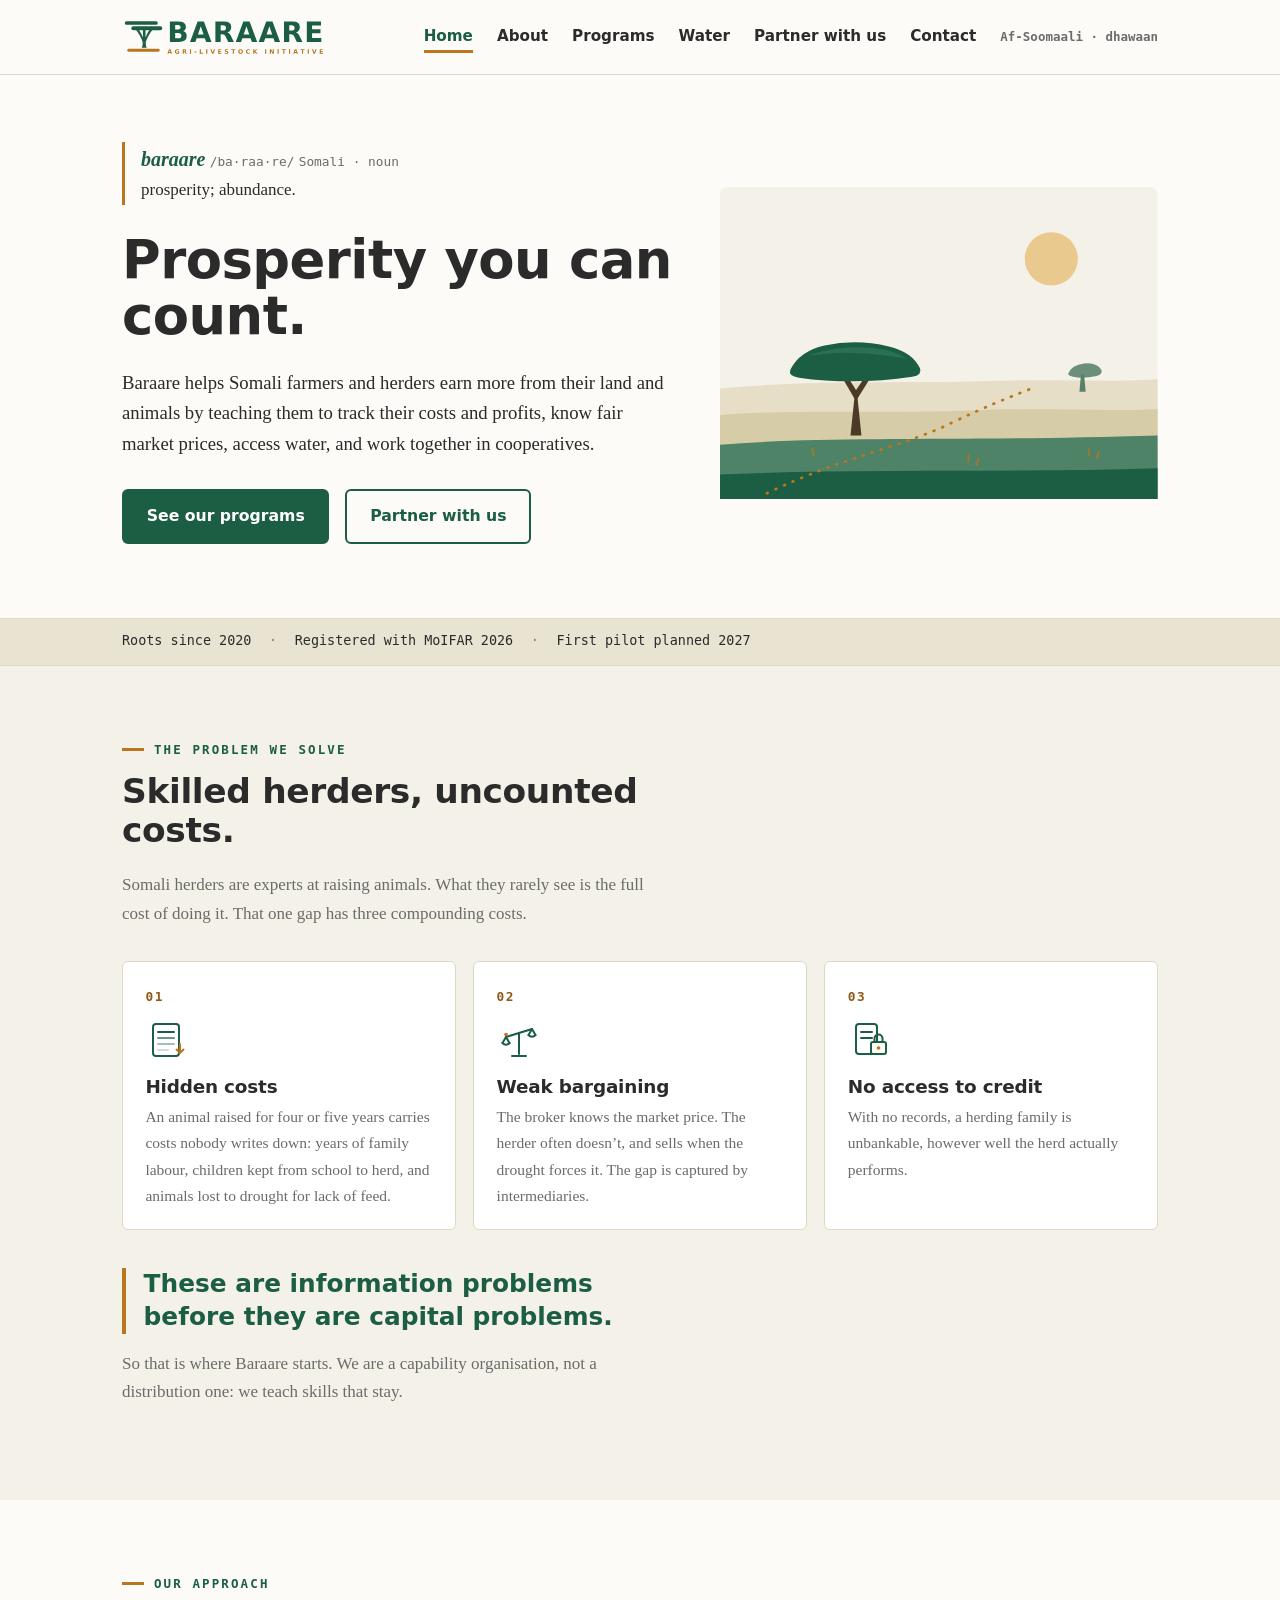
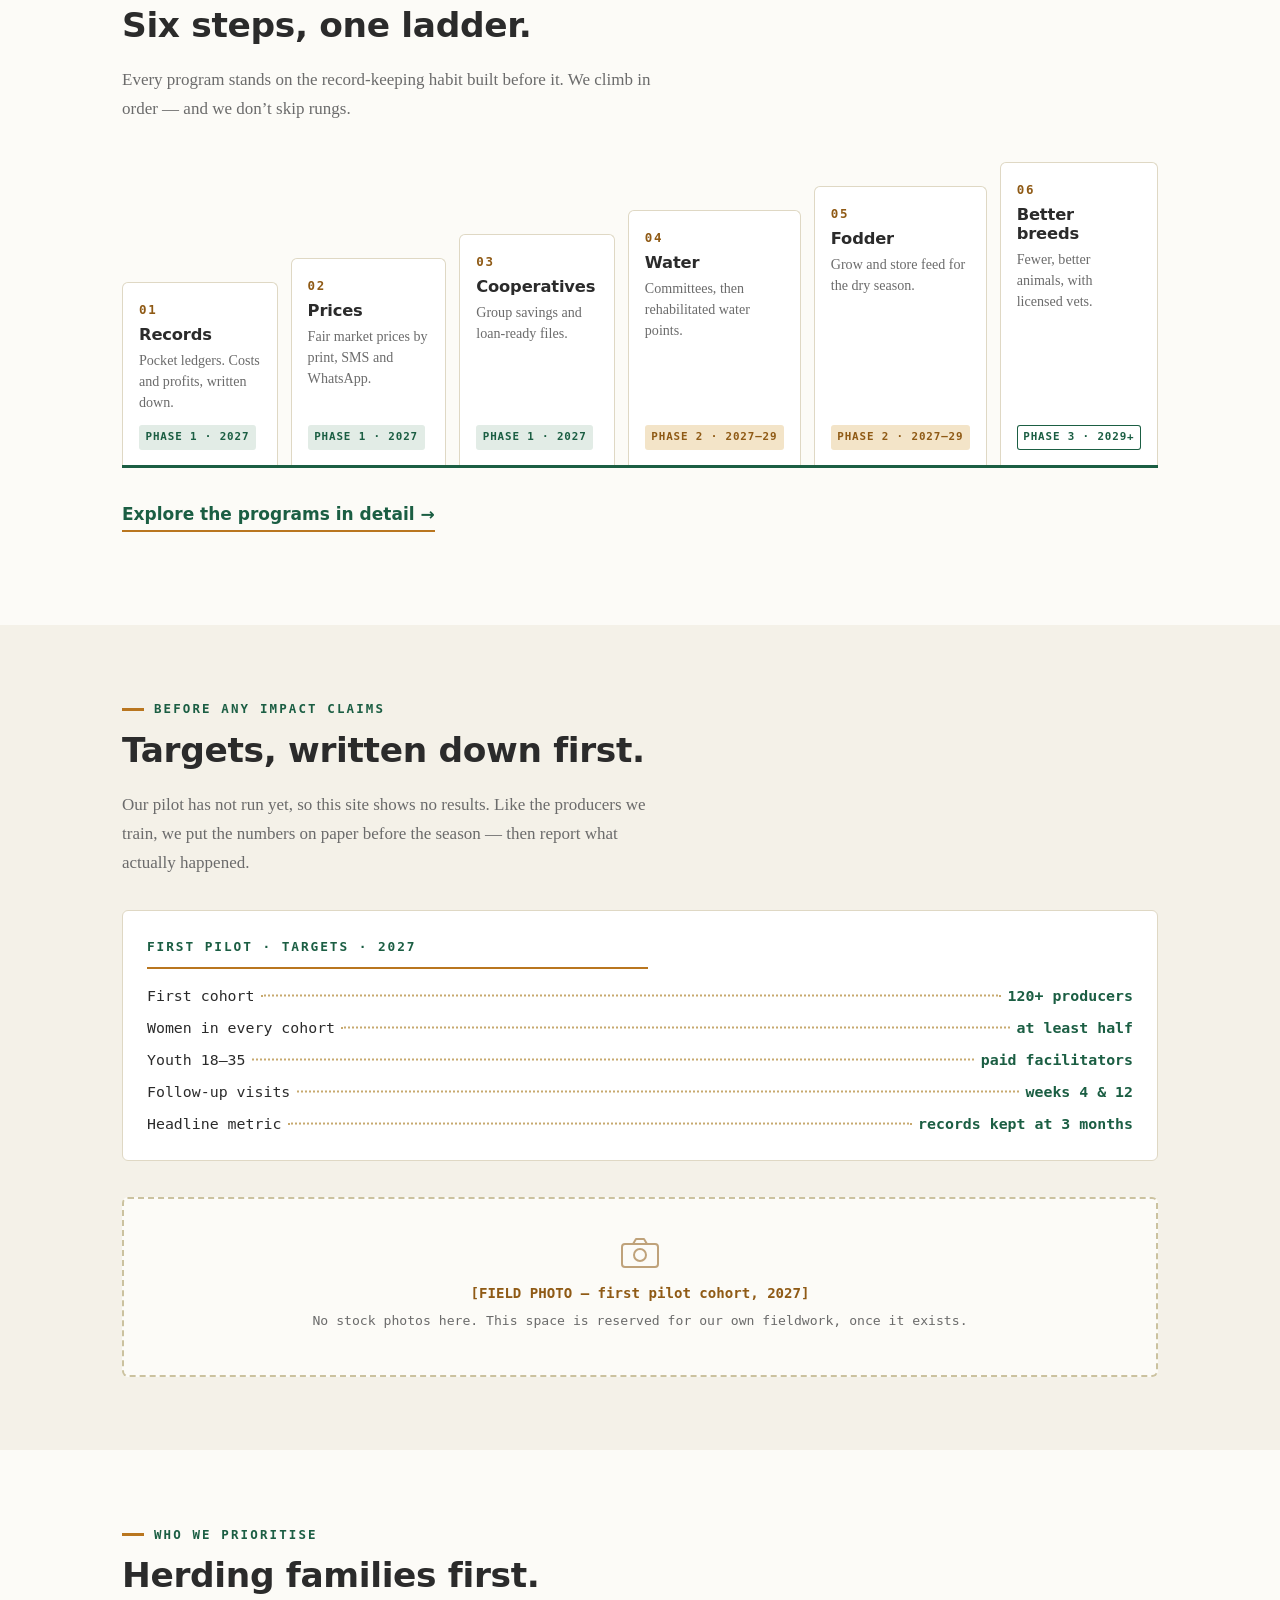
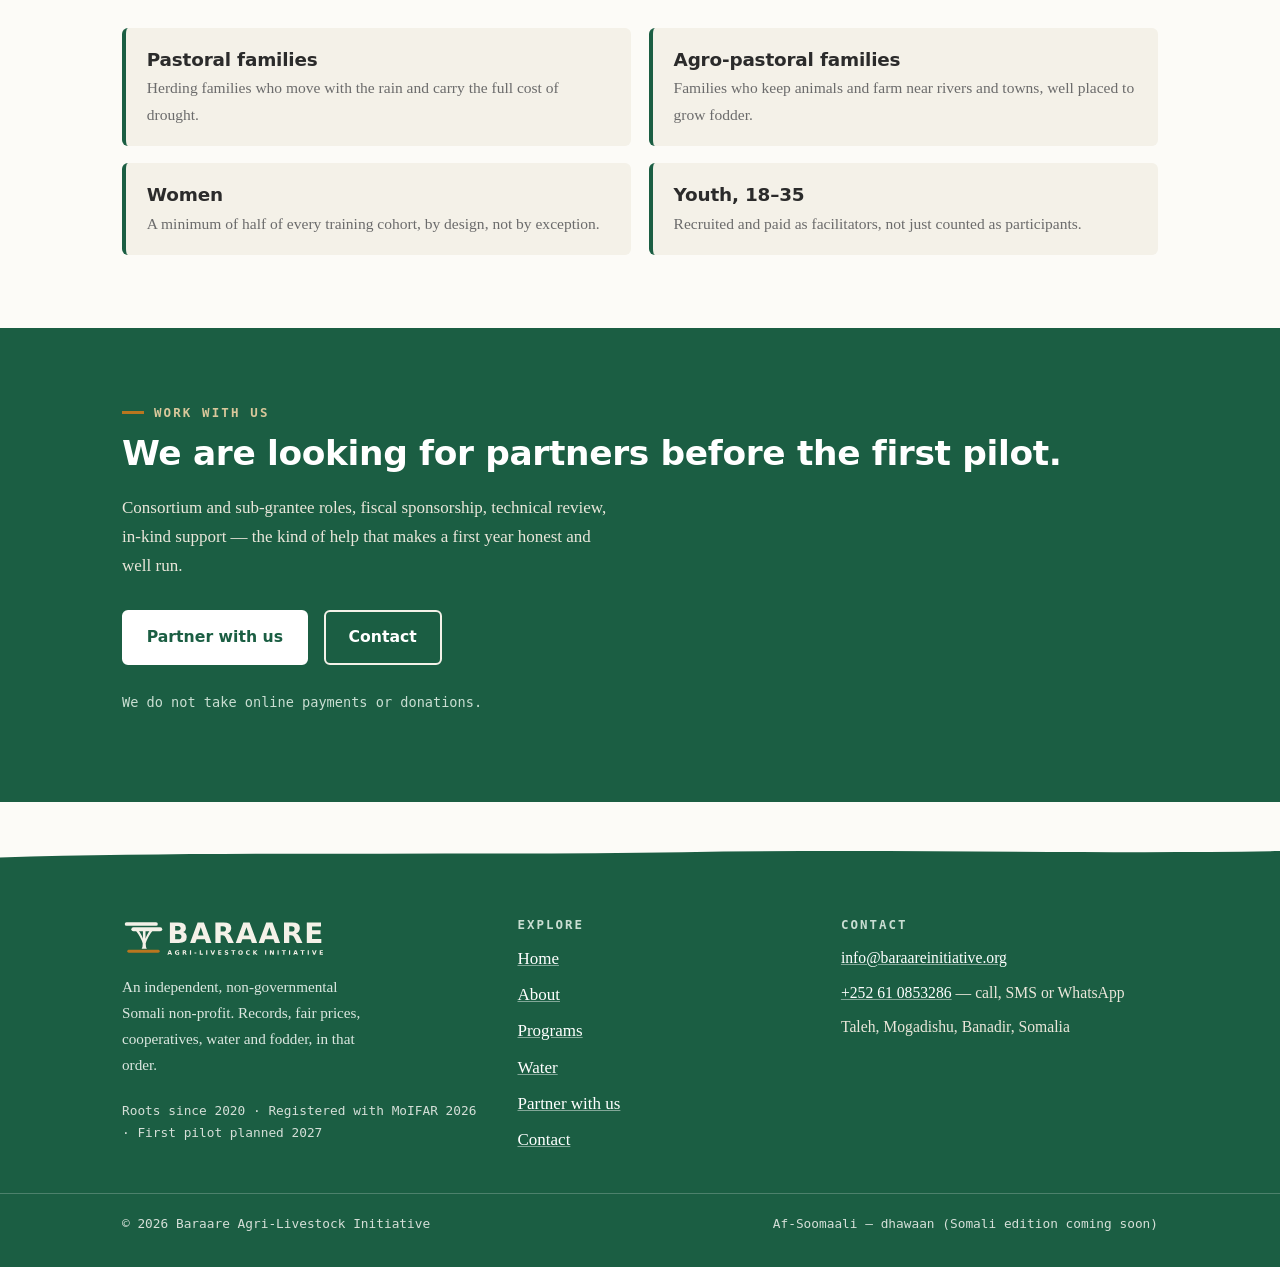
<file: index.html>
<!DOCTYPE html>
<html lang="en">
<head>
  <meta charset="utf-8">
  <script>document.documentElement.classList.add('js');</script>
  <meta name="viewport" content="width=device-width, initial-scale=1">
  <title>Baraare Agri-Livestock Initiative — Prosperity you can count</title>
  <meta name="description" content="Baraare helps Somali farmers and herders earn more from their land and animals: record-keeping, fair market prices, cooperatives and water. Pastoral families first. Registered in Mogadishu 2026, roots since 2020; first pilot planned for 2027.">
  <link rel="canonical" href="https://baraareinitiative.org/index.html">
  <meta property="og:site_name" content="Baraare Agri-Livestock Initiative">
  <meta property="og:type" content="website">
  <meta property="og:title" content="Baraare Agri-Livestock Initiative — Prosperity you can count">
  <meta property="og:description" content="Records, fair prices, cooperatives and water for Somali farmers and herders. Roots since 2020 · Registered with MoIFAR 2026 · First pilot planned 2027.">
  <meta property="og:url" content="https://baraareinitiative.org/index.html">
  <meta property="og:image" content="https://baraareinitiative.org/img/baraare-share.png">
  <meta property="og:image:width" content="800">
  <meta property="og:image:height" content="800">
  <meta property="og:image:alt" content="Baraare logo: an acacia tree on a green background">
  <meta name="twitter:card" content="summary">
  <meta name="theme-color" content="#1B5E43">
  <link rel="icon" href="favicon.ico" sizes="32x32">
  <link rel="icon" type="image/svg+xml" href="favicon.svg">
  <link rel="apple-touch-icon" href="apple-touch-icon.png">
  <link rel="stylesheet" href="css/style.css">
  <script src="js/nav.js" defer></script>
</head>
<body>
  <a class="skip-link" href="#main">Skip to content</a>

  <header class="site-header">
    <div class="wrap header-bar">
      <a class="wordmark" href="index.html"><img class="logo" src="img/baraare-horizontal.svg" alt="Baraare Agri-Livestock Initiative, home" width="203" height="40"></a>
      <button class="nav-toggle" type="button" aria-expanded="false" aria-controls="site-nav">
        <span class="bars" aria-hidden="true"><span></span><span></span><span></span></span>
        Menu
      </button>
      <nav class="site-nav" id="site-nav" aria-label="Main">
        <ul>
          <li><a href="index.html" aria-current="page">Home</a></li>
          <li><a href="about.html">About</a></li>
          <li><a href="programs.html">Programs</a></li>
          <li><a href="water.html">Water</a></li>
          <li><a href="partner.html">Partner with us</a></li>
          <li><a href="contact.html">Contact</a></li>
          <!-- Somali edition: replace the span below with <a href="so/index.html" lang="so" hreflang="so">Af-Soomaali</a> -->
          <li><span class="lang-soon" lang="so" title="Somali edition coming soon">Af-Soomaali · dhawaan</span></li>
        </ul>
      </nav>
    </div>
  </header>

  <main id="main">

    <!-- ============ Hero ============ -->
    <section class="hero">
      <div class="wrap hero-grid">
        <div>
          <p class="dict">
            <span class="dict-word" lang="so">baraare</span>
            <span class="dict-phon">/ba·raa·re/</span>
            <span class="dict-pos">Somali · noun</span>
            <span class="dict-def">prosperity; abundance.</span>
          </p>
          <h1>Prosperity you can count.</h1>
          <p class="lede">Baraare helps Somali farmers and herders earn more from their land and animals by teaching them to track their costs and profits, know fair market prices, access water, and work together in cooperatives.</p>
          <div class="cta-row">
            <a class="btn btn--solid" href="programs.html">See our programs</a>
            <a class="btn btn--ghost" href="partner.html">Partner with us</a>
          </div>
        </div>
        <div class="hero-art">
          <svg viewBox="0 0 560 400" role="img" aria-label="Stylised rangeland scene: a flat-topped acacia tree over green pasture, with a dotted track leading toward the horizon under a low sun.">
            <rect width="560" height="400" rx="10" fill="#F4F1E8"/>
            <circle cx="424" cy="92" r="34" fill="#EAC98F"/>
            <path d="M0,258 C120,246 240,252 360,248 C440,246 500,250 560,246 L560,400 L0,400 Z" fill="#E6DEC6"/>
            <path d="M0,292 C90,284 200,290 320,286 C420,282 500,288 560,284 L560,400 L0,400 Z" fill="#D7CCA8"/>
            <path d="M0,330 C140,318 300,326 560,318 L560,400 L0,400 Z" fill="#4E8368"/>
            <path d="M0,368 C180,360 380,366 560,360 L560,400 L0,400 Z" fill="#1B5E43"/>
            <path d="M60,392 C160,344 236,332 296,302 C338,282 372,268 404,256" fill="none" stroke="#B9761F" stroke-width="3.5" stroke-linecap="round" stroke-dasharray="1 11"/>
            <path d="M446,238 q4,-10 20,-12 q16,-2 22,8 q2,6 -6,8 q-18,4 -30,1 q-8,-2 -6,-5 Z" fill="#6B8F7B"/>
            <path d="M462,240 l4,0 l2,22 l-8,0 Z" fill="#57806B"/>
            <path d="M167,318 L181,318 L176,270 L172,270 Z" fill="#4A3A26"/>
            <path d="M174,274 L154,240 L159,236 L178,266 Z" fill="#4A3A26"/>
            <path d="M174,274 L194,242 L189,238 L170,266 Z" fill="#4A3A26"/>
            <path d="M90,234 Q102,210 134,203 Q174,194 216,204 Q246,211 256,232 Q259,241 246,243 Q172,254 101,244 Q87,242 90,234 Z" fill="#1B5E43"/>
            <path d="M112,216 Q150,202 196,206 Q224,209 240,220 Q200,212 158,212 Q132,213 112,216 Z" fill="#2A7052"/>
            <g stroke="#B9761F" stroke-width="2.5" stroke-linecap="round" opacity=".75">
              <path d="M318,352 l0,-9"/>
              <path d="M328,356 l3,-9"/>
              <path d="M472,344 l0,-8"/>
              <path d="M482,347 l3,-8"/>
              <path d="M120,344 l-2,-9"/>
            </g>
          </svg>
        </div>
      </div>
    </section>

    <!-- ============ Honest status strip ============ -->
    <div class="status-strip" role="note" aria-label="Organisation status">
      <div class="wrap">
        <p>
          <span>Roots since 2020</span><span class="sep" aria-hidden="true">·</span>
          <span>Registered with MoIFAR 2026</span><span class="sep" aria-hidden="true">·</span>
          <span>First pilot planned 2027</span>
        </p>
      </div>
    </div>

    <!-- ============ The problem ============ -->
    <section class="band band--sand" aria-labelledby="problem-title">
      <div class="wrap">
        <div class="section-head">
          <span class="eyebrow">The problem we solve</span>
          <h2 id="problem-title">Skilled herders, uncounted costs.</h2>
          <p>Somali herders are experts at raising animals. What they rarely see is the full cost of doing it. That one gap has three compounding costs.</p>
        </div>
        <ol class="cards cards--3">
          <li class="card">
            <span class="card-num">01</span>
            <svg class="card-icon" viewBox="0 0 44 44" width="44" height="44" fill="none" stroke="#1B5E43" stroke-width="2" stroke-linecap="round" stroke-linejoin="round" aria-hidden="true">
              <rect x="8" y="6" width="26" height="32" rx="3"/>
              <path d="M13 14 h16"/>
              <path d="M13 20 h16" opacity=".65"/>
              <path d="M13 26 h16" opacity=".4"/>
              <path d="M13 32 h10" opacity=".2"/>
              <path d="M35 26 v9 m0 0 l-3.5,-3.5 m3.5,3.5 l3.5,-3.5" stroke="#B9761F"/>
            </svg>
            <h3>Hidden costs</h3>
            <p>An animal raised for four or five years carries costs nobody writes down: years of family labour, children kept from school to herd, and animals lost to drought for lack of feed.</p>
          </li>
          <li class="card">
            <span class="card-num">02</span>
            <svg class="card-icon" viewBox="0 0 44 44" width="44" height="44" fill="none" stroke="#1B5E43" stroke-width="2" stroke-linecap="round" stroke-linejoin="round" aria-hidden="true">
              <path d="M22 15 v21"/>
              <path d="M15 38 h14"/>
              <path d="M9 19 L35 11"/>
              <path d="M9 19 l-3.5 6 m3.5 -6 l3.5 6"/>
              <path d="M5.5 25 a4.5 4.5 0 0 0 7 0"/>
              <path d="M35 11 l-3.5 6 m3.5 -6 l3.5 6"/>
              <path d="M31.5 17 a4.5 4.5 0 0 0 7 0"/>
              <circle cx="9" cy="16.5" r="1.8" fill="#B9761F" stroke="none"/>
            </svg>
            <h3>Weak bargaining</h3>
            <p>The broker knows the market price. The herder often doesn&rsquo;t, and sells when the drought forces it. The gap is captured by intermediaries.</p>
          </li>
          <li class="card">
            <span class="card-num">03</span>
            <svg class="card-icon" viewBox="0 0 44 44" width="44" height="44" fill="none" stroke="#1B5E43" stroke-width="2" stroke-linecap="round" stroke-linejoin="round" aria-hidden="true">
              <rect x="8" y="6" width="21" height="30" rx="3"/>
              <path d="M13 14 h11"/>
              <path d="M13 20 h11"/>
              <rect x="23" y="24" width="15" height="12" rx="2" fill="#FCFBF7"/>
              <path d="M26.5 24 v-3.5 a4 4 0 0 1 8 0 V24"/>
              <circle cx="30.5" cy="30" r="1.8" fill="#B9761F" stroke="none"/>
            </svg>
            <h3>No access to credit</h3>
            <p>With no records, a herding family is unbankable, however well the herd actually performs.</p>
          </li>
        </ol>
        <p class="pull">These are information problems before they are capital problems.</p>
        <p style="margin-top:1rem; color:var(--muted)">So that is where Baraare starts. We are a capability organisation, not a distribution one: we teach skills that stay.</p>
      </div>
    </section>

    <!-- ============ Ladder preview ============ -->
    <section class="band" aria-labelledby="ladder-title">
      <div class="wrap">
        <div class="section-head">
          <span class="eyebrow">Our approach</span>
          <h2 id="ladder-title">Six steps, one ladder.</h2>
          <p>Every program stands on the record-keeping habit built before it. We climb in order — and we don&rsquo;t skip rungs.</p>
        </div>
        <ol class="ladder">
          <li class="ladder-step">
            <span class="step-num">01</span>
            <h3>Records</h3>
            <p>Pocket ledgers. Costs and profits, written down.</p>
            <span class="chip chip--p1">Phase 1 · 2027</span>
          </li>
          <li class="ladder-step">
            <span class="step-num">02</span>
            <h3>Prices</h3>
            <p>Fair market prices by print, SMS and WhatsApp.</p>
            <span class="chip chip--p1">Phase 1 · 2027</span>
          </li>
          <li class="ladder-step">
            <span class="step-num">03</span>
            <h3>Cooperatives</h3>
            <p>Group savings and loan-ready files.</p>
            <span class="chip chip--p1">Phase 1 · 2027</span>
          </li>
          <li class="ladder-step">
            <span class="step-num">04</span>
            <h3>Water</h3>
            <p>Committees, then rehabilitated water points.</p>
            <span class="chip chip--p2">Phase 2 · 2027–29</span>
          </li>
          <li class="ladder-step">
            <span class="step-num">05</span>
            <h3>Fodder</h3>
            <p>Grow and store feed for the dry season.</p>
            <span class="chip chip--p2">Phase 2 · 2027–29</span>
          </li>
          <li class="ladder-step">
            <span class="step-num">06</span>
            <h3>Better breeds</h3>
            <p>Fewer, better animals, with licensed vets.</p>
            <span class="chip chip--p3">Phase 3 · 2029+</span>
          </li>
        </ol>
        <p style="margin-top:2rem"><a class="arrow-link" href="programs.html">Explore the programs in detail &rarr;</a></p>
      </div>
    </section>

    <!-- ============ Pilot targets (honest) ============ -->
    <section class="band band--sand" aria-labelledby="targets-title">
      <div class="wrap">
        <div class="section-head">
          <span class="eyebrow">Before any impact claims</span>
          <h2 id="targets-title">Targets, written down first.</h2>
          <p>Our pilot has not run yet, so this site shows no results. Like the producers we train, we put the numbers on paper before the season — then report what actually happened.</p>
        </div>
        <div class="ledger" role="group" aria-label="First pilot targets">
          <p class="ledger-title">First pilot · targets · 2027</p>
          <div class="lrow"><span class="lterm">First cohort</span><span class="ldots" aria-hidden="true"></span><span class="lval">120+ producers</span></div>
          <div class="lrow"><span class="lterm">Women in every cohort</span><span class="ldots" aria-hidden="true"></span><span class="lval">at least half</span></div>
          <div class="lrow"><span class="lterm">Youth 18–35</span><span class="ldots" aria-hidden="true"></span><span class="lval">paid facilitators</span></div>
          <div class="lrow"><span class="lterm">Follow-up visits</span><span class="ldots" aria-hidden="true"></span><span class="lval">weeks 4 &amp; 12</span></div>
          <div class="lrow"><span class="lterm">Headline metric</span><span class="ldots" aria-hidden="true"></span><span class="lval">records kept at 3 months</span></div>
        </div>
        <div class="ph-block">
          <svg viewBox="0 0 40 32" width="40" height="32" fill="none" stroke="#8F5A15" stroke-width="2" stroke-linecap="round" stroke-linejoin="round" aria-hidden="true">
            <rect x="2" y="7" width="36" height="23" rx="3"/>
            <path d="M13 7 l3-5 h8 l3 5"/>
            <circle cx="20" cy="18" r="6"/>
          </svg>
          <p>[FIELD PHOTO — first pilot cohort, 2027]</p>
          <p class="ph-note">No stock photos here. This space is reserved for our own fieldwork, once it exists.</p>
        </div>
      </div>
    </section>

    <!-- ============ Priority groups ============ -->
    <section class="band" aria-labelledby="groups-title">
      <div class="wrap">
        <div class="section-head">
          <span class="eyebrow">Who we prioritise</span>
          <h2 id="groups-title">Herding families first.</h2>
        </div>
        <ul class="groups">
          <li class="group">
            <h3>Pastoral families</h3>
            <p>Herding families who move with the rain and carry the full cost of drought.</p>
          </li>
          <li class="group">
            <h3>Agro-pastoral families</h3>
            <p>Families who keep animals and farm near rivers and towns, well placed to grow fodder.</p>
          </li>
          <li class="group">
            <h3>Women</h3>
            <p>A minimum of half of every training cohort, by design, not by exception.</p>
          </li>
          <li class="group">
            <h3>Youth, 18–35</h3>
            <p>Recruited and paid as facilitators, not just counted as participants.</p>
          </li>
        </ul>
      </div>
    </section>

    <!-- ============ Partner CTA ============ -->
    <section class="band band--green" aria-labelledby="cta-title">
      <div class="wrap">
        <span class="eyebrow">Work with us</span>
        <h2 id="cta-title">We are looking for partners before the first pilot.</h2>
        <p style="max-width:58ch">Consortium and sub-grantee roles, fiscal sponsorship, technical review, in-kind support — the kind of help that makes a first year honest and well run.</p>
        <div class="cta-row">
          <a class="btn btn--solid" href="partner.html">Partner with us</a>
          <a class="btn btn--ghost" href="contact.html">Contact</a>
        </div>
        <p class="note" style="color:#C9DED2; margin-top:1.6rem">We do not take online payments or donations.</p>
      </div>
    </section>

  </main>

  <!-- ============ Horizon divider + footer ============ -->
  <div class="horizon" aria-hidden="true">
    <svg viewBox="0 0 1200 64" preserveAspectRatio="none">
      <path d="M0,52 C200,46 420,50 640,47 C840,44 1040,49 1200,46 L1200,64 L0,64 Z" fill="#1B5E43"/>
    </svg>
  </div>
  <footer class="site-footer">
    <div class="wrap footer-grid">
      <div class="footer-brand">
        <img class="logo" src="img/baraare-horizontal-reversed.svg" alt="Baraare Agri-Livestock Initiative" width="203" height="40">
        <p class="footer-tag">An independent, non-governmental Somali non-profit. Records, fair prices, cooperatives, water and fodder, in that order.</p>
        <p class="footer-status">Roots since 2020 · Registered with MoIFAR 2026 · First pilot planned 2027</p>
      </div>
      <nav class="footer-nav" aria-label="Footer">
        <h3>Explore</h3>
        <ul>
          <li><a href="index.html">Home</a></li>
          <li><a href="about.html">About</a></li>
          <li><a href="programs.html">Programs</a></li>
          <li><a href="water.html">Water</a></li>
          <li><a href="partner.html">Partner with us</a></li>
          <li><a href="contact.html">Contact</a></li>
        </ul>
      </nav>
      <div class="footer-contact">
        <h3>Contact</h3>
        <p><a href="mailto:info@baraareinitiative.org">info@baraareinitiative.org</a></p>
        <p><a href="tel:+252610853286">+252 61 0853286</a> — call, SMS or WhatsApp</p>
        <p>Taleh, Mogadishu, Banadir, Somalia</p>
      </div>
    </div>
    <div class="footer-base">
      <div class="wrap">
        <p>© 2026 Baraare Agri-Livestock Initiative</p>
        <!-- Somali edition: replace with <a href="so/index.html" lang="so" hreflang="so">Af-Soomaali</a> -->
        <p lang="so">Af-Soomaali — dhawaan <span lang="en">(Somali edition coming soon)</span></p>
      </div>
    </div>
  </footer>
</body>
</html>
</file>
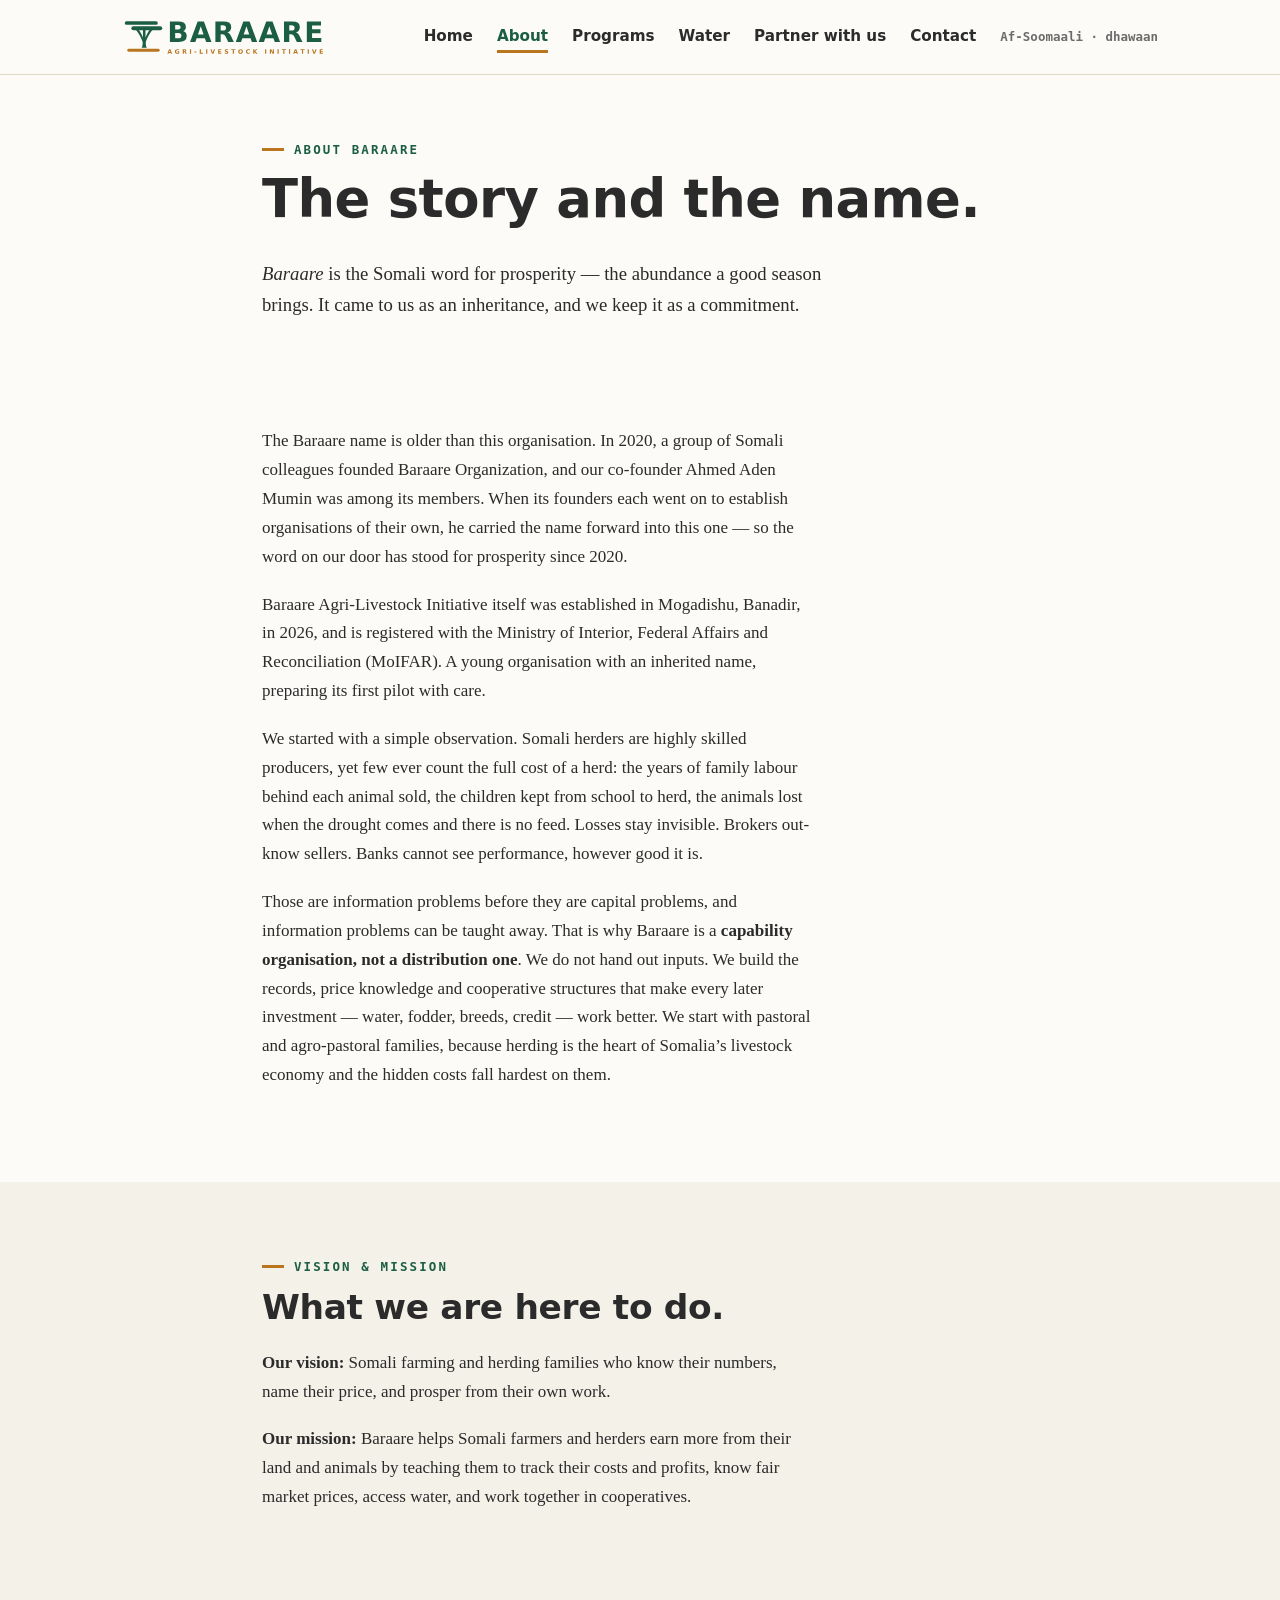
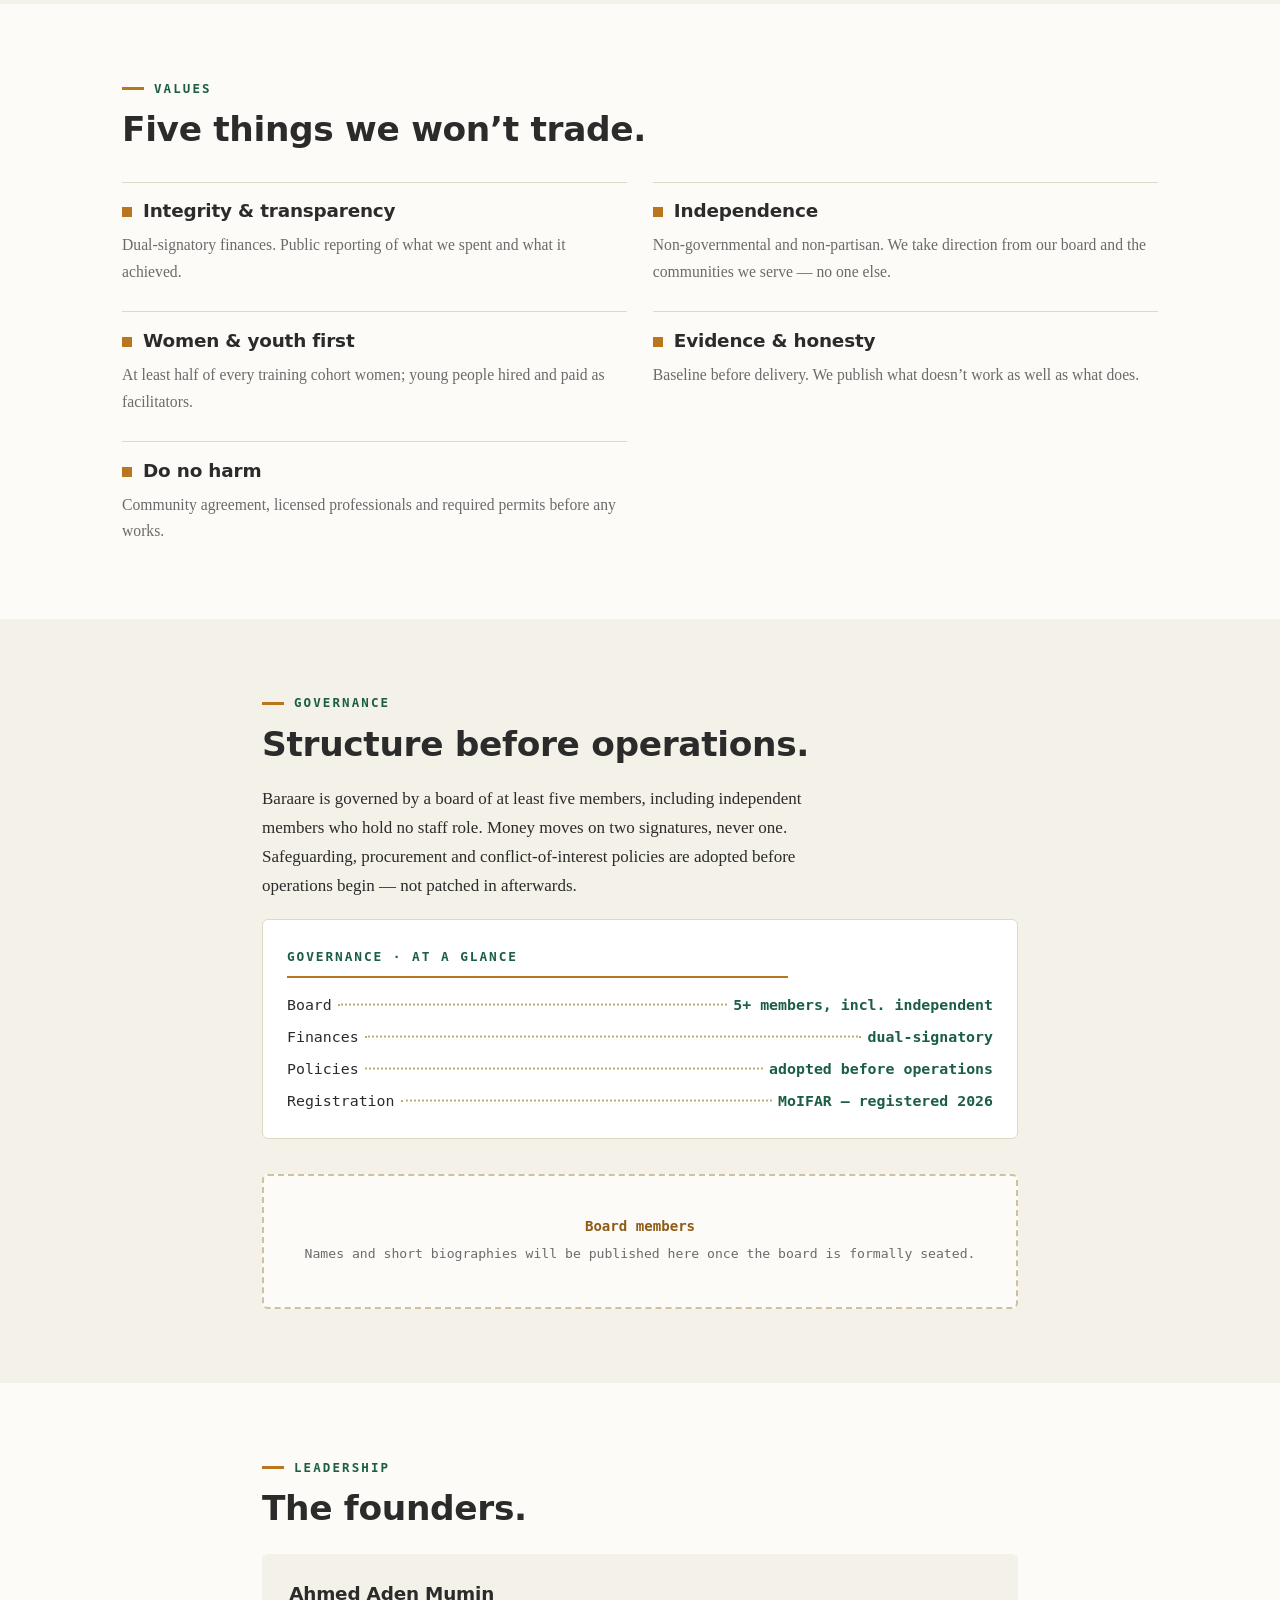
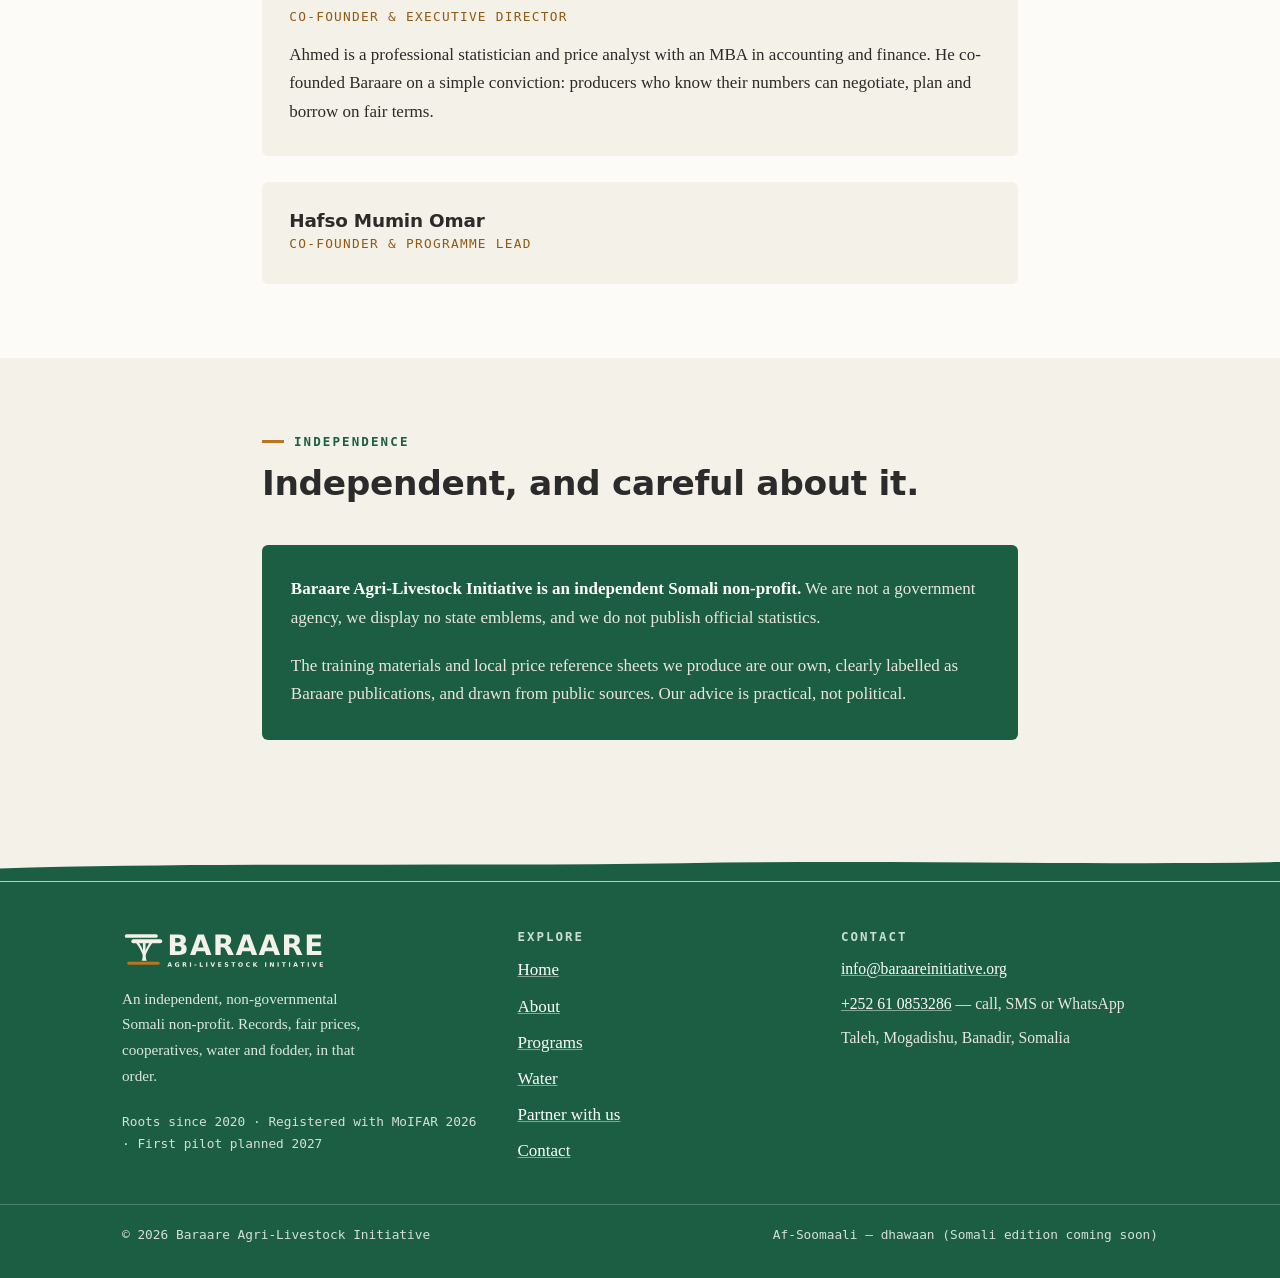
<file: about.html>
<!DOCTYPE html>
<html lang="en">
<head>
  <meta charset="utf-8">
  <script>document.documentElement.classList.add('js');</script>
  <meta name="viewport" content="width=device-width, initial-scale=1">
  <title>About — Baraare Agri-Livestock Initiative</title>
  <meta name="description" content="The story and the name: an independent Somali non-profit founded in Mogadishu in 2026 to help herding families prosper through records, fair prices, cooperatives, water and fodder.">
  <link rel="canonical" href="https://baraareinitiative.org/about.html">
  <meta property="og:site_name" content="Baraare Agri-Livestock Initiative">
  <meta property="og:type" content="website">
  <meta property="og:title" content="About Baraare — the story and the name">
  <meta property="og:description" content="Baraare means prosperity in Somali. An independent, non-governmental non-profit registered with MoIFAR in Mogadishu, 2026; a name carried since 2020.">
  <meta property="og:url" content="https://baraareinitiative.org/about.html">
  <meta property="og:image" content="https://baraareinitiative.org/img/baraare-share.png">
  <meta property="og:image:width" content="800">
  <meta property="og:image:height" content="800">
  <meta property="og:image:alt" content="Baraare logo: an acacia tree on a green background">
  <meta name="twitter:card" content="summary">
  <meta name="theme-color" content="#1B5E43">
  <link rel="icon" href="favicon.ico" sizes="32x32">
  <link rel="icon" type="image/svg+xml" href="favicon.svg">
  <link rel="apple-touch-icon" href="apple-touch-icon.png">
  <link rel="stylesheet" href="css/style.css">
  <script src="js/nav.js" defer></script>
</head>
<body>
  <a class="skip-link" href="#main">Skip to content</a>

  <header class="site-header">
    <div class="wrap header-bar">
      <a class="wordmark" href="index.html"><img class="logo" src="img/baraare-horizontal.svg" alt="Baraare Agri-Livestock Initiative, home" width="203" height="40"></a>
      <button class="nav-toggle" type="button" aria-expanded="false" aria-controls="site-nav">
        <span class="bars" aria-hidden="true"><span></span><span></span><span></span></span>
        Menu
      </button>
      <nav class="site-nav" id="site-nav" aria-label="Main">
        <ul>
          <li><a href="index.html">Home</a></li>
          <li><a href="about.html" aria-current="page">About</a></li>
          <li><a href="programs.html">Programs</a></li>
          <li><a href="water.html">Water</a></li>
          <li><a href="partner.html">Partner with us</a></li>
          <li><a href="contact.html">Contact</a></li>
          <!-- Somali edition: replace the span below with <a href="so/about.html" lang="so" hreflang="so">Af-Soomaali</a> -->
          <li><span class="lang-soon" lang="so" title="Somali edition coming soon">Af-Soomaali · dhawaan</span></li>
        </ul>
      </nav>
    </div>
  </header>

  <main id="main">

    <div class="page-intro">
      <div class="wrap wrap--narrow">
        <span class="eyebrow">About Baraare</span>
        <h1>The story and the name.</h1>
        <p class="lede"><em lang="so">Baraare</em> is the Somali word for prosperity — the abundance a good season brings. It came to us as an inheritance, and we keep it as a commitment.</p>
      </div>
    </div>

    <!-- ============ Story ============ -->
    <section class="band" aria-label="Our story">
      <div class="wrap wrap--narrow">
        <p>The Baraare name is older than this organisation. In 2020, a group of Somali colleagues founded Baraare Organization, and our co-founder Ahmed Aden Mumin was among its members. When its founders each went on to establish organisations of their own, he carried the name forward into this one — so the word on our door has stood for prosperity since 2020.</p>
        <!-- When ready, add the certificate number to the sentence below:
             "...(MoIFAR), certificate no. 12345." -->
        <p>Baraare Agri-Livestock Initiative itself was established in Mogadishu, Banadir, in 2026, and is registered with the Ministry of Interior, Federal Affairs and Reconciliation (MoIFAR). A young organisation with an inherited name, preparing its first pilot with care.</p>
        <p>We started with a simple observation. Somali herders are highly skilled producers, yet few ever count the full cost of a herd: the years of family labour behind each animal sold, the children kept from school to herd, the animals lost when the drought comes and there is no feed. Losses stay invisible. Brokers out-know sellers. Banks cannot see performance, however good it is.</p>
        <p>Those are information problems before they are capital problems, and information problems can be taught away. That is why Baraare is a <strong>capability organisation, not a distribution one</strong>. We do not hand out inputs. We build the records, price knowledge and cooperative structures that make every later investment — water, fodder, breeds, credit — work better. We start with pastoral and agro-pastoral families, because herding is the heart of Somalia&rsquo;s livestock economy and the hidden costs fall hardest on them.</p>
      </div>
    </section>

    <!-- ============ Vision & mission ============ -->
    <section class="band band--sand" aria-labelledby="vm-title">
      <div class="wrap wrap--narrow">
        <span class="eyebrow">Vision &amp; mission</span>
        <h2 id="vm-title">What we are here to do.</h2>
        <p><strong>Our vision:</strong> Somali farming and herding families who know their numbers, name their price, and prosper from their own work.</p>
        <p><strong>Our mission:</strong> Baraare helps Somali farmers and herders earn more from their land and animals by teaching them to track their costs and profits, know fair market prices, access water, and work together in cooperatives.</p>
      </div>
    </section>

    <!-- ============ Values ============ -->
    <section class="band" aria-labelledby="values-title">
      <div class="wrap">
        <span class="eyebrow">Values</span>
        <h2 id="values-title">Five things we won&rsquo;t trade.</h2>
        <ul class="values">
          <li class="value">
            <h3>Integrity &amp; transparency</h3>
            <p>Dual-signatory finances. Public reporting of what we spent and what it achieved.</p>
          </li>
          <li class="value">
            <h3>Independence</h3>
            <p>Non-governmental and non-partisan. We take direction from our board and the communities we serve — no one else.</p>
          </li>
          <li class="value">
            <h3>Women &amp; youth first</h3>
            <p>At least half of every training cohort women; young people hired and paid as facilitators.</p>
          </li>
          <li class="value">
            <h3>Evidence &amp; honesty</h3>
            <p>Baseline before delivery. We publish what doesn&rsquo;t work as well as what does.</p>
          </li>
          <li class="value">
            <h3>Do no harm</h3>
            <p>Community agreement, licensed professionals and required permits before any works.</p>
          </li>
        </ul>
      </div>
    </section>

    <!-- ============ Governance ============ -->
    <section class="band band--sand" aria-labelledby="gov-title">
      <div class="wrap wrap--narrow">
        <span class="eyebrow">Governance</span>
        <h2 id="gov-title">Structure before operations.</h2>
        <p>Baraare is governed by a board of at least five members, including independent members who hold no staff role. Money moves on two signatures, never one. Safeguarding, procurement and conflict-of-interest policies are adopted before operations begin — not patched in afterwards.</p>
        <div class="ledger" role="group" aria-label="Governance summary">
          <p class="ledger-title">Governance · at a glance</p>
          <div class="lrow"><span class="lterm">Board</span><span class="ldots" aria-hidden="true"></span><span class="lval">5+ members, incl. independent</span></div>
          <div class="lrow"><span class="lterm">Finances</span><span class="ldots" aria-hidden="true"></span><span class="lval">dual-signatory</span></div>
          <div class="lrow"><span class="lterm">Policies</span><span class="ldots" aria-hidden="true"></span><span class="lval">adopted before operations</span></div>
          <div class="lrow"><span class="lterm">Registration</span><span class="ldots" aria-hidden="true"></span><span class="lval">MoIFAR — registered 2026</span></div>
        </div>
        <div class="ph-block">
          <p>Board members</p>
          <p class="ph-note">Names and short biographies will be published here once the board is formally seated.</p>
        </div>
      </div>
    </section>

    <!-- ============ Founder ============ -->
    <section class="band" aria-labelledby="founder-title">
      <div class="wrap wrap--narrow">
        <span class="eyebrow">Leadership</span>
        <h2 id="founder-title">The founders.</h2>
        <div class="founder-card">
          <h3>Ahmed Aden Mumin</h3>
          <span class="founder-role">Co-founder &amp; Executive Director</span>
          <p>Ahmed is a professional statistician and price analyst with an MBA in accounting and finance. He co-founded Baraare on a simple conviction: producers who know their numbers can negotiate, plan and borrow on fair terms.</p>
        </div>
        <div class="founder-card">
          <h3>Hafso Mumin Omar</h3>
          <span class="founder-role">Co-founder &amp; Programme Lead</span>
        </div>
      </div>
    </section>

    <!-- ============ Independence statement ============ -->
    <section class="band band--sand" aria-labelledby="ind-title">
      <div class="wrap wrap--narrow">
        <span class="eyebrow">Independence</span>
        <h2 id="ind-title">Independent, and careful about it.</h2>
        <div class="posture">
          <p><strong>Baraare Agri-Livestock Initiative is an independent Somali non-profit.</strong> We are not a government agency, we display no state emblems, and we do not publish official statistics.</p>
          <p>The training materials and local price reference sheets we produce are our own, clearly labelled as Baraare publications, and drawn from public sources. Our advice is practical, not political.</p>
        </div>
      </div>
    </section>

  </main>

  <div class="horizon horizon--sand" aria-hidden="true">
    <svg viewBox="0 0 1200 64" preserveAspectRatio="none">
      <path d="M0,52 C200,46 420,50 640,47 C840,44 1040,49 1200,46 L1200,64 L0,64 Z" fill="#1B5E43"/>
    </svg>
  </div>
  <footer class="site-footer">
    <div class="wrap footer-grid">
      <div class="footer-brand">
        <img class="logo" src="img/baraare-horizontal-reversed.svg" alt="Baraare Agri-Livestock Initiative" width="203" height="40">
        <p class="footer-tag">An independent, non-governmental Somali non-profit. Records, fair prices, cooperatives, water and fodder, in that order.</p>
        <p class="footer-status">Roots since 2020 · Registered with MoIFAR 2026 · First pilot planned 2027</p>
      </div>
      <nav class="footer-nav" aria-label="Footer">
        <h3>Explore</h3>
        <ul>
          <li><a href="index.html">Home</a></li>
          <li><a href="about.html">About</a></li>
          <li><a href="programs.html">Programs</a></li>
          <li><a href="water.html">Water</a></li>
          <li><a href="partner.html">Partner with us</a></li>
          <li><a href="contact.html">Contact</a></li>
        </ul>
      </nav>
      <div class="footer-contact">
        <h3>Contact</h3>
        <p><a href="mailto:info@baraareinitiative.org">info@baraareinitiative.org</a></p>
        <p><a href="tel:+252610853286">+252 61 0853286</a> — call, SMS or WhatsApp</p>
        <p>Taleh, Mogadishu, Banadir, Somalia</p>
      </div>
    </div>
    <div class="footer-base">
      <div class="wrap">
        <p>© 2026 Baraare Agri-Livestock Initiative</p>
        <!-- Somali edition: replace with <a href="so/about.html" lang="so" hreflang="so">Af-Soomaali</a> -->
        <p lang="so">Af-Soomaali — dhawaan <span lang="en">(Somali edition coming soon)</span></p>
      </div>
    </div>
  </footer>
</body>
</html>
</file>
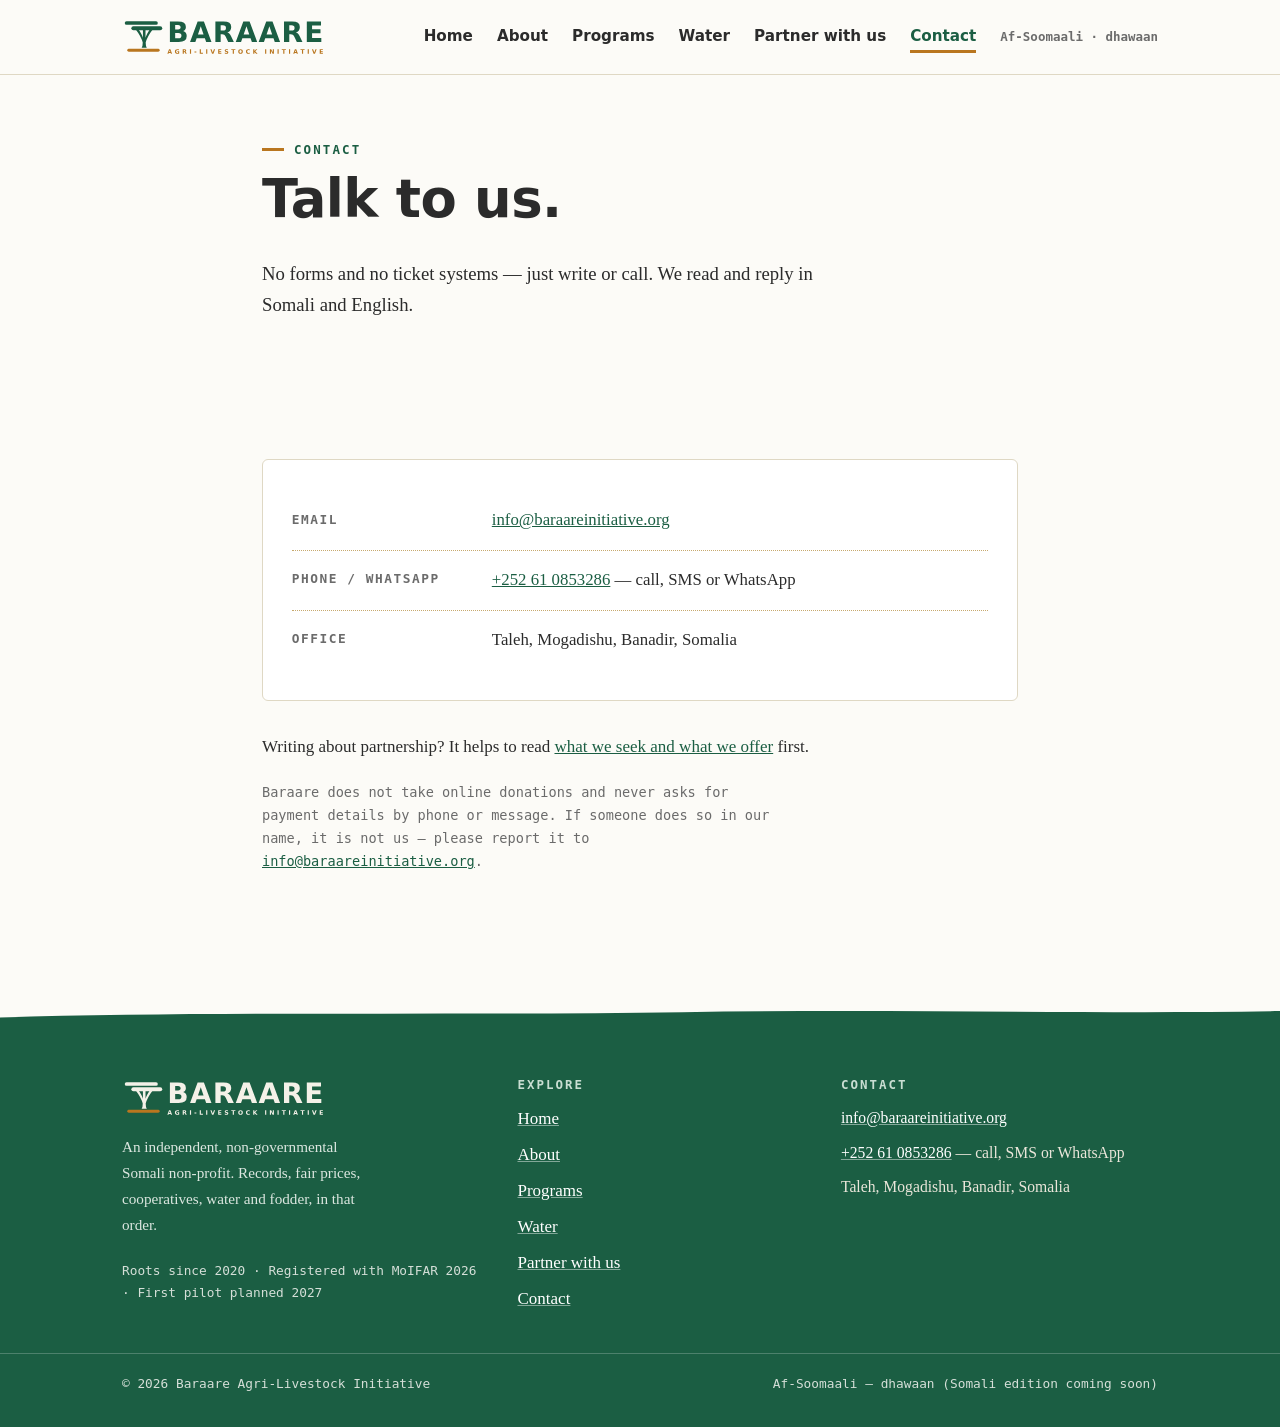
<file: contact.html>
<!DOCTYPE html>
<html lang="en">
<head>
  <meta charset="utf-8">
  <script>document.documentElement.classList.add('js');</script>
  <meta name="viewport" content="width=device-width, initial-scale=1">
  <title>Contact — Baraare Agri-Livestock Initiative</title>
  <meta name="description" content="Write or call Baraare in Mogadishu, Somalia. Email, phone, SMS and WhatsApp — in Somali or English. No forms, no online donations.">
  <link rel="canonical" href="https://baraareinitiative.org/contact.html">
  <meta property="og:site_name" content="Baraare Agri-Livestock Initiative">
  <meta property="og:type" content="website">
  <meta property="og:title" content="Contact Baraare">
  <meta property="og:description" content="Email, phone, SMS and WhatsApp — in Somali or English. Mogadishu, Banadir, Somalia.">
  <meta property="og:url" content="https://baraareinitiative.org/contact.html">
  <meta property="og:image" content="https://baraareinitiative.org/img/baraare-share.png">
  <meta property="og:image:width" content="800">
  <meta property="og:image:height" content="800">
  <meta property="og:image:alt" content="Baraare logo: an acacia tree on a green background">
  <meta name="twitter:card" content="summary">
  <meta name="theme-color" content="#1B5E43">
  <link rel="icon" href="favicon.ico" sizes="32x32">
  <link rel="icon" type="image/svg+xml" href="favicon.svg">
  <link rel="apple-touch-icon" href="apple-touch-icon.png">
  <link rel="stylesheet" href="css/style.css">
  <script src="js/nav.js" defer></script>
</head>
<body>
  <a class="skip-link" href="#main">Skip to content</a>

  <header class="site-header">
    <div class="wrap header-bar">
      <a class="wordmark" href="index.html"><img class="logo" src="img/baraare-horizontal.svg" alt="Baraare Agri-Livestock Initiative, home" width="203" height="40"></a>
      <button class="nav-toggle" type="button" aria-expanded="false" aria-controls="site-nav">
        <span class="bars" aria-hidden="true"><span></span><span></span><span></span></span>
        Menu
      </button>
      <nav class="site-nav" id="site-nav" aria-label="Main">
        <ul>
          <li><a href="index.html">Home</a></li>
          <li><a href="about.html">About</a></li>
          <li><a href="programs.html">Programs</a></li>
          <li><a href="water.html">Water</a></li>
          <li><a href="partner.html">Partner with us</a></li>
          <li><a href="contact.html" aria-current="page">Contact</a></li>
          <!-- Somali edition: replace the span below with <a href="so/contact.html" lang="so" hreflang="so">Af-Soomaali</a> -->
          <li><span class="lang-soon" lang="so" title="Somali edition coming soon">Af-Soomaali · dhawaan</span></li>
        </ul>
      </nav>
    </div>
  </header>

  <main id="main">

    <div class="page-intro">
      <div class="wrap wrap--narrow">
        <span class="eyebrow">Contact</span>
        <h1>Talk to us.</h1>
        <p class="lede">No forms and no ticket systems — just write or call. We read and reply in Somali and English.</p>
      </div>
    </div>

    <section class="band" aria-label="Contact details">
      <div class="wrap wrap--narrow">
        <div class="contact-card">
          <dl>
            <div class="contact-row">
              <dt>Email</dt>
              <dd><a href="mailto:info@baraareinitiative.org">info@baraareinitiative.org</a></dd>
            </div>
            <div class="contact-row">
              <dt>Phone / WhatsApp</dt>
              <dd><a href="tel:+252610853286">+252 61 0853286</a> — call, SMS or WhatsApp</dd>
            </div>
            <div class="contact-row">
              <dt>Office</dt>
              <dd>Taleh, Mogadishu, Banadir, Somalia</dd>
            </div>
          </dl>
        </div>
        <p style="margin-top:2rem">Writing about partnership? It helps to read <a href="partner.html">what we seek and what we offer</a> first.</p>
        <p class="note" style="margin-top:1.2rem">Baraare does not take online donations and never asks for payment details by phone or message. If someone does so in our name, it is not us — please report it to <a href="mailto:info@baraareinitiative.org">info@baraareinitiative.org</a>.</p>
      </div>
    </section>

  </main>

  <div class="horizon" aria-hidden="true">
    <svg viewBox="0 0 1200 64" preserveAspectRatio="none">
      <path d="M0,52 C200,46 420,50 640,47 C840,44 1040,49 1200,46 L1200,64 L0,64 Z" fill="#1B5E43"/>
    </svg>
  </div>
  <footer class="site-footer">
    <div class="wrap footer-grid">
      <div class="footer-brand">
        <img class="logo" src="img/baraare-horizontal-reversed.svg" alt="Baraare Agri-Livestock Initiative" width="203" height="40">
        <p class="footer-tag">An independent, non-governmental Somali non-profit. Records, fair prices, cooperatives, water and fodder, in that order.</p>
        <p class="footer-status">Roots since 2020 · Registered with MoIFAR 2026 · First pilot planned 2027</p>
      </div>
      <nav class="footer-nav" aria-label="Footer">
        <h3>Explore</h3>
        <ul>
          <li><a href="index.html">Home</a></li>
          <li><a href="about.html">About</a></li>
          <li><a href="programs.html">Programs</a></li>
          <li><a href="water.html">Water</a></li>
          <li><a href="partner.html">Partner with us</a></li>
          <li><a href="contact.html">Contact</a></li>
        </ul>
      </nav>
      <div class="footer-contact">
        <h3>Contact</h3>
        <p><a href="mailto:info@baraareinitiative.org">info@baraareinitiative.org</a></p>
        <p><a href="tel:+252610853286">+252 61 0853286</a> — call, SMS or WhatsApp</p>
        <p>Taleh, Mogadishu, Banadir, Somalia</p>
      </div>
    </div>
    <div class="footer-base">
      <div class="wrap">
        <p>© 2026 Baraare Agri-Livestock Initiative</p>
        <!-- Somali edition: replace with <a href="so/contact.html" lang="so" hreflang="so">Af-Soomaali</a> -->
        <p lang="so">Af-Soomaali — dhawaan <span lang="en">(Somali edition coming soon)</span></p>
      </div>
    </div>
  </footer>
</body>
</html>
</file>
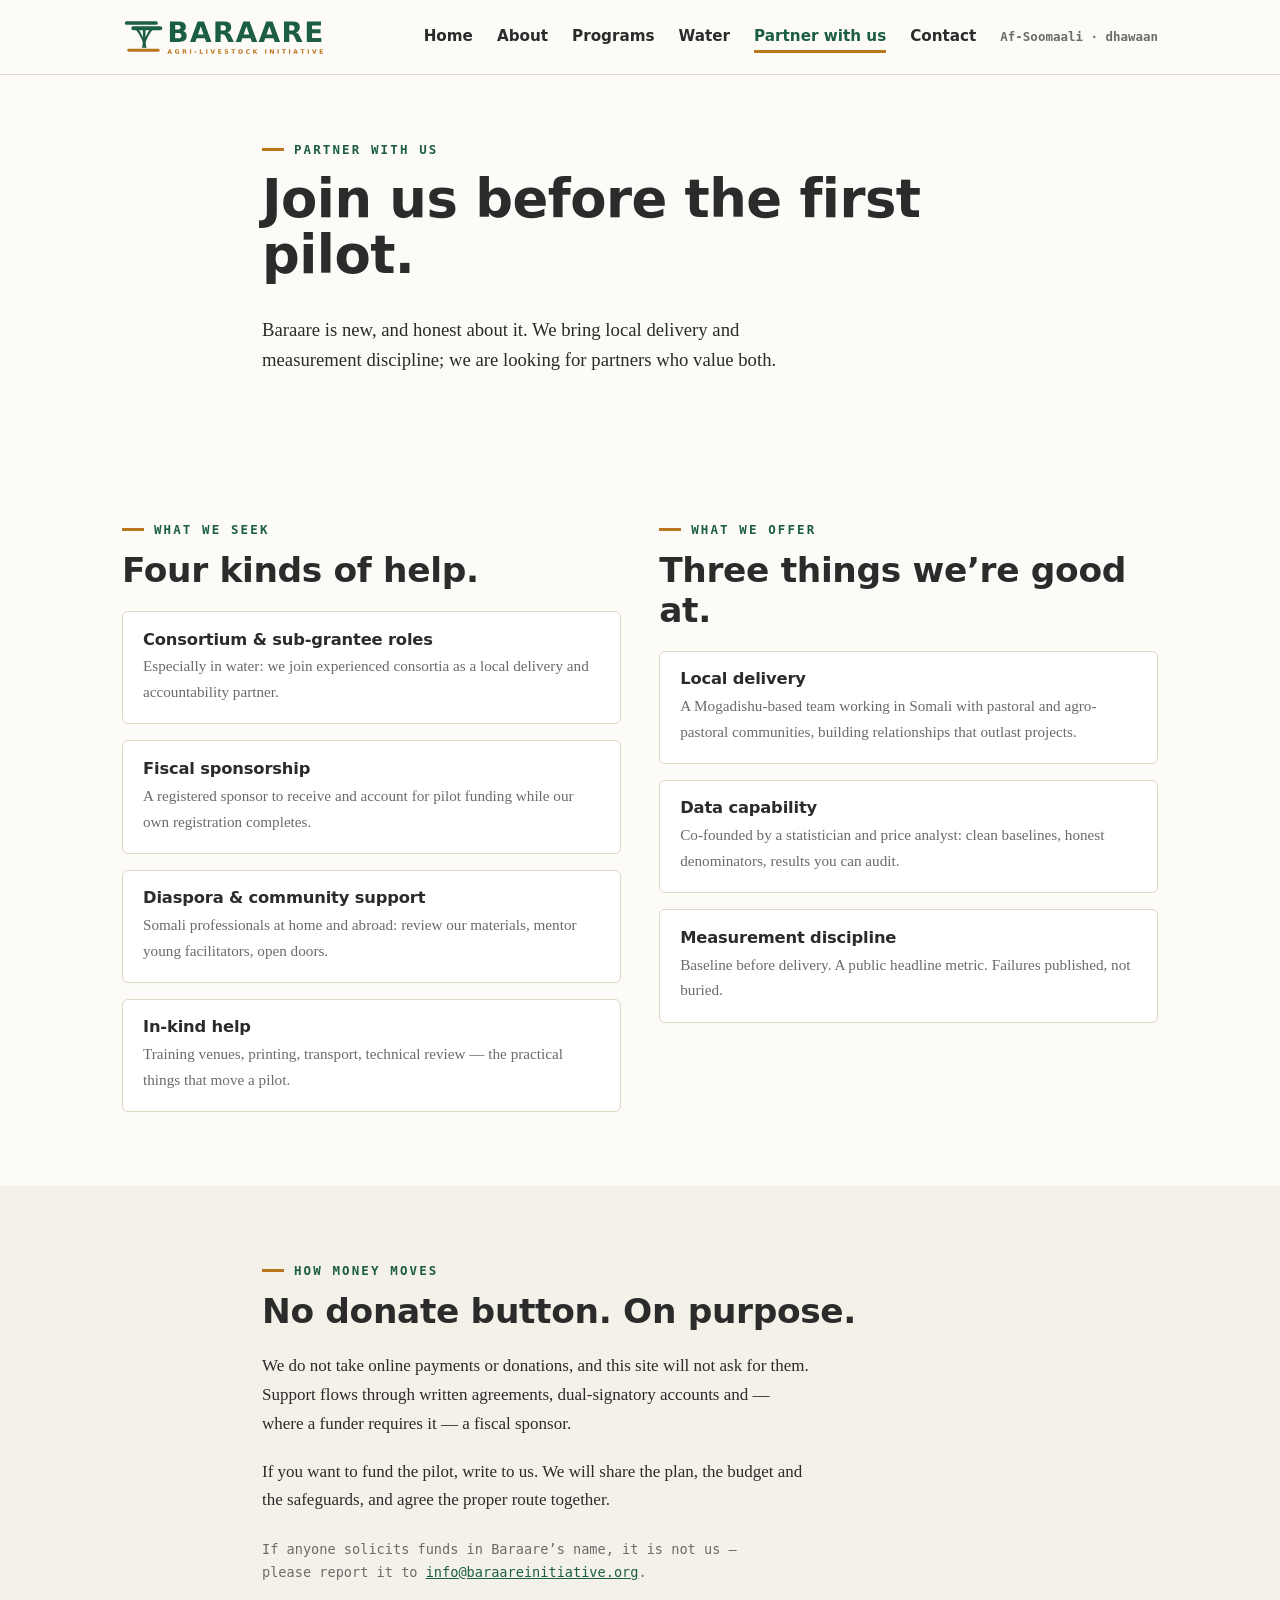
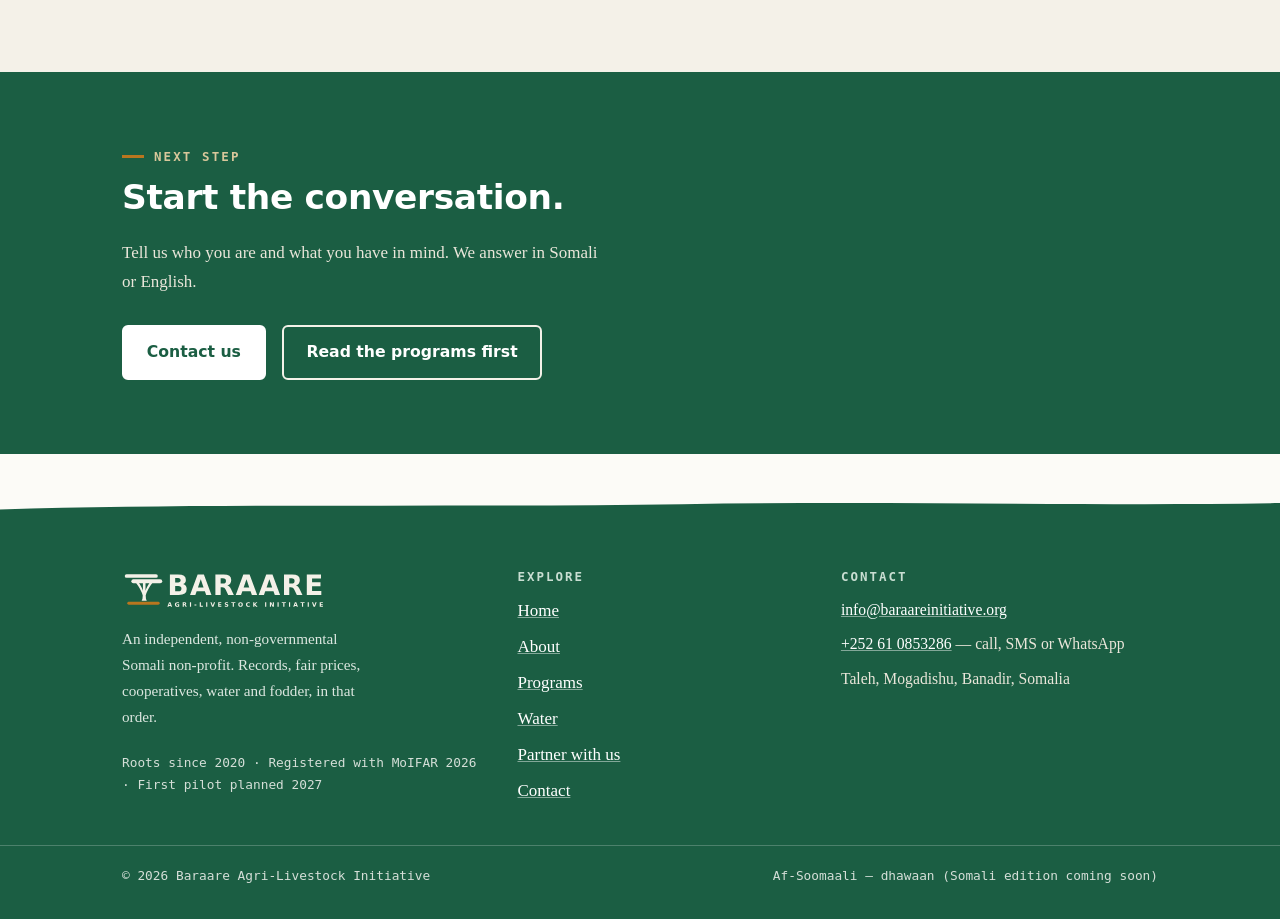
<file: partner.html>
<!DOCTYPE html>
<html lang="en">
<head>
  <meta charset="utf-8">
  <script>document.documentElement.classList.add('js');</script>
  <meta name="viewport" content="width=device-width, initial-scale=1">
  <title>Partner with us — Baraare Agri-Livestock Initiative</title>
  <meta name="description" content="Consortium and sub-grantee roles, fiscal sponsorship, diaspora support and in-kind help — what Baraare seeks before its 2027 pilot, and the local delivery and measurement discipline it offers in return.">
  <link rel="canonical" href="https://baraareinitiative.org/partner.html">
  <meta property="og:site_name" content="Baraare Agri-Livestock Initiative">
  <meta property="og:type" content="website">
  <meta property="og:title" content="Partner with Baraare before the first pilot">
  <meta property="og:description" content="What we seek: consortium roles, fiscal sponsorship, diaspora and in-kind support. What we offer: local delivery, data capability, measurement discipline. No online donations.">
  <meta property="og:url" content="https://baraareinitiative.org/partner.html">
  <meta property="og:image" content="https://baraareinitiative.org/img/baraare-share.png">
  <meta property="og:image:width" content="800">
  <meta property="og:image:height" content="800">
  <meta property="og:image:alt" content="Baraare logo: an acacia tree on a green background">
  <meta name="twitter:card" content="summary">
  <meta name="theme-color" content="#1B5E43">
  <link rel="icon" href="favicon.ico" sizes="32x32">
  <link rel="icon" type="image/svg+xml" href="favicon.svg">
  <link rel="apple-touch-icon" href="apple-touch-icon.png">
  <link rel="stylesheet" href="css/style.css">
  <script src="js/nav.js" defer></script>
</head>
<body>
  <a class="skip-link" href="#main">Skip to content</a>

  <header class="site-header">
    <div class="wrap header-bar">
      <a class="wordmark" href="index.html"><img class="logo" src="img/baraare-horizontal.svg" alt="Baraare Agri-Livestock Initiative, home" width="203" height="40"></a>
      <button class="nav-toggle" type="button" aria-expanded="false" aria-controls="site-nav">
        <span class="bars" aria-hidden="true"><span></span><span></span><span></span></span>
        Menu
      </button>
      <nav class="site-nav" id="site-nav" aria-label="Main">
        <ul>
          <li><a href="index.html">Home</a></li>
          <li><a href="about.html">About</a></li>
          <li><a href="programs.html">Programs</a></li>
          <li><a href="water.html">Water</a></li>
          <li><a href="partner.html" aria-current="page">Partner with us</a></li>
          <li><a href="contact.html">Contact</a></li>
          <!-- Somali edition: replace the span below with <a href="so/partner.html" lang="so" hreflang="so">Af-Soomaali</a> -->
          <li><span class="lang-soon" lang="so" title="Somali edition coming soon">Af-Soomaali · dhawaan</span></li>
        </ul>
      </nav>
    </div>
  </header>

  <main id="main">

    <div class="page-intro">
      <div class="wrap wrap--narrow">
        <span class="eyebrow">Partner with us</span>
        <h1>Join us before the first pilot.</h1>
        <p class="lede">Baraare is new, and honest about it. We bring local delivery and measurement discipline; we are looking for partners who value both.</p>
      </div>
    </div>

    <!-- ============ Seek / offer ============ -->
    <section class="band" aria-label="What we seek and what we offer">
      <div class="wrap">
        <div class="two-col">
          <div>
            <span class="eyebrow">What we seek</span>
            <h2>Four kinds of help.</h2>
            <ul class="offer-list">
              <li>
                <h3>Consortium &amp; sub-grantee roles</h3>
                <p>Especially in water: we join experienced consortia as a local delivery and accountability partner.</p>
              </li>
              <li>
                <h3>Fiscal sponsorship</h3>
                <p>A registered sponsor to receive and account for pilot funding while our own registration completes.</p>
              </li>
              <li>
                <h3>Diaspora &amp; community support</h3>
                <p>Somali professionals at home and abroad: review our materials, mentor young facilitators, open doors.</p>
              </li>
              <li>
                <h3>In-kind help</h3>
                <p>Training venues, printing, transport, technical review — the practical things that move a pilot.</p>
              </li>
            </ul>
          </div>
          <div>
            <span class="eyebrow">What we offer</span>
            <h2>Three things we&rsquo;re good at.</h2>
            <ul class="offer-list">
              <li>
                <h3>Local delivery</h3>
                <p>A Mogadishu-based team working in Somali with pastoral and agro-pastoral communities, building relationships that outlast projects.</p>
              </li>
              <li>
                <h3>Data capability</h3>
                <p>Co-founded by a statistician and price analyst: clean baselines, honest denominators, results you can audit.</p>
              </li>
              <li>
                <h3>Measurement discipline</h3>
                <p>Baseline before delivery. A public headline metric. Failures published, not buried.</p>
              </li>
            </ul>
          </div>
        </div>
      </div>
    </section>

    <!-- ============ How money moves ============ -->
    <section class="band band--sand" aria-labelledby="money-title">
      <div class="wrap wrap--narrow">
        <span class="eyebrow">How money moves</span>
        <h2 id="money-title">No donate button. On purpose.</h2>
        <p>We do not take online payments or donations, and this site will not ask for them. Support flows through written agreements, dual-signatory accounts and — where a funder requires it — a fiscal sponsor.</p>
        <p>If you want to fund the pilot, write to us. We will share the plan, the budget and the safeguards, and agree the proper route together.</p>
        <p class="note" style="margin-top:1.4rem">If anyone solicits funds in Baraare&rsquo;s name, it is not us — please report it to <a href="mailto:info@baraareinitiative.org">info@baraareinitiative.org</a>.</p>
      </div>
    </section>

    <!-- ============ CTA ============ -->
    <section class="band band--green" aria-labelledby="pcta-title">
      <div class="wrap">
        <span class="eyebrow">Next step</span>
        <h2 id="pcta-title">Start the conversation.</h2>
        <p style="max-width:56ch">Tell us who you are and what you have in mind. We answer in Somali or English.</p>
        <div class="cta-row">
          <a class="btn btn--solid" href="contact.html">Contact us</a>
          <a class="btn btn--ghost" href="programs.html">Read the programs first</a>
        </div>
      </div>
    </section>

  </main>

  <div class="horizon" aria-hidden="true">
    <svg viewBox="0 0 1200 64" preserveAspectRatio="none">
      <path d="M0,52 C200,46 420,50 640,47 C840,44 1040,49 1200,46 L1200,64 L0,64 Z" fill="#1B5E43"/>
    </svg>
  </div>
  <footer class="site-footer">
    <div class="wrap footer-grid">
      <div class="footer-brand">
        <img class="logo" src="img/baraare-horizontal-reversed.svg" alt="Baraare Agri-Livestock Initiative" width="203" height="40">
        <p class="footer-tag">An independent, non-governmental Somali non-profit. Records, fair prices, cooperatives, water and fodder, in that order.</p>
        <p class="footer-status">Roots since 2020 · Registered with MoIFAR 2026 · First pilot planned 2027</p>
      </div>
      <nav class="footer-nav" aria-label="Footer">
        <h3>Explore</h3>
        <ul>
          <li><a href="index.html">Home</a></li>
          <li><a href="about.html">About</a></li>
          <li><a href="programs.html">Programs</a></li>
          <li><a href="water.html">Water</a></li>
          <li><a href="partner.html">Partner with us</a></li>
          <li><a href="contact.html">Contact</a></li>
        </ul>
      </nav>
      <div class="footer-contact">
        <h3>Contact</h3>
        <p><a href="mailto:info@baraareinitiative.org">info@baraareinitiative.org</a></p>
        <p><a href="tel:+252610853286">+252 61 0853286</a> — call, SMS or WhatsApp</p>
        <p>Taleh, Mogadishu, Banadir, Somalia</p>
      </div>
    </div>
    <div class="footer-base">
      <div class="wrap">
        <p>© 2026 Baraare Agri-Livestock Initiative</p>
        <!-- Somali edition: replace with <a href="so/partner.html" lang="so" hreflang="so">Af-Soomaali</a> -->
        <p lang="so">Af-Soomaali — dhawaan <span lang="en">(Somali edition coming soon)</span></p>
      </div>
    </div>
  </footer>
</body>
</html>
</file>
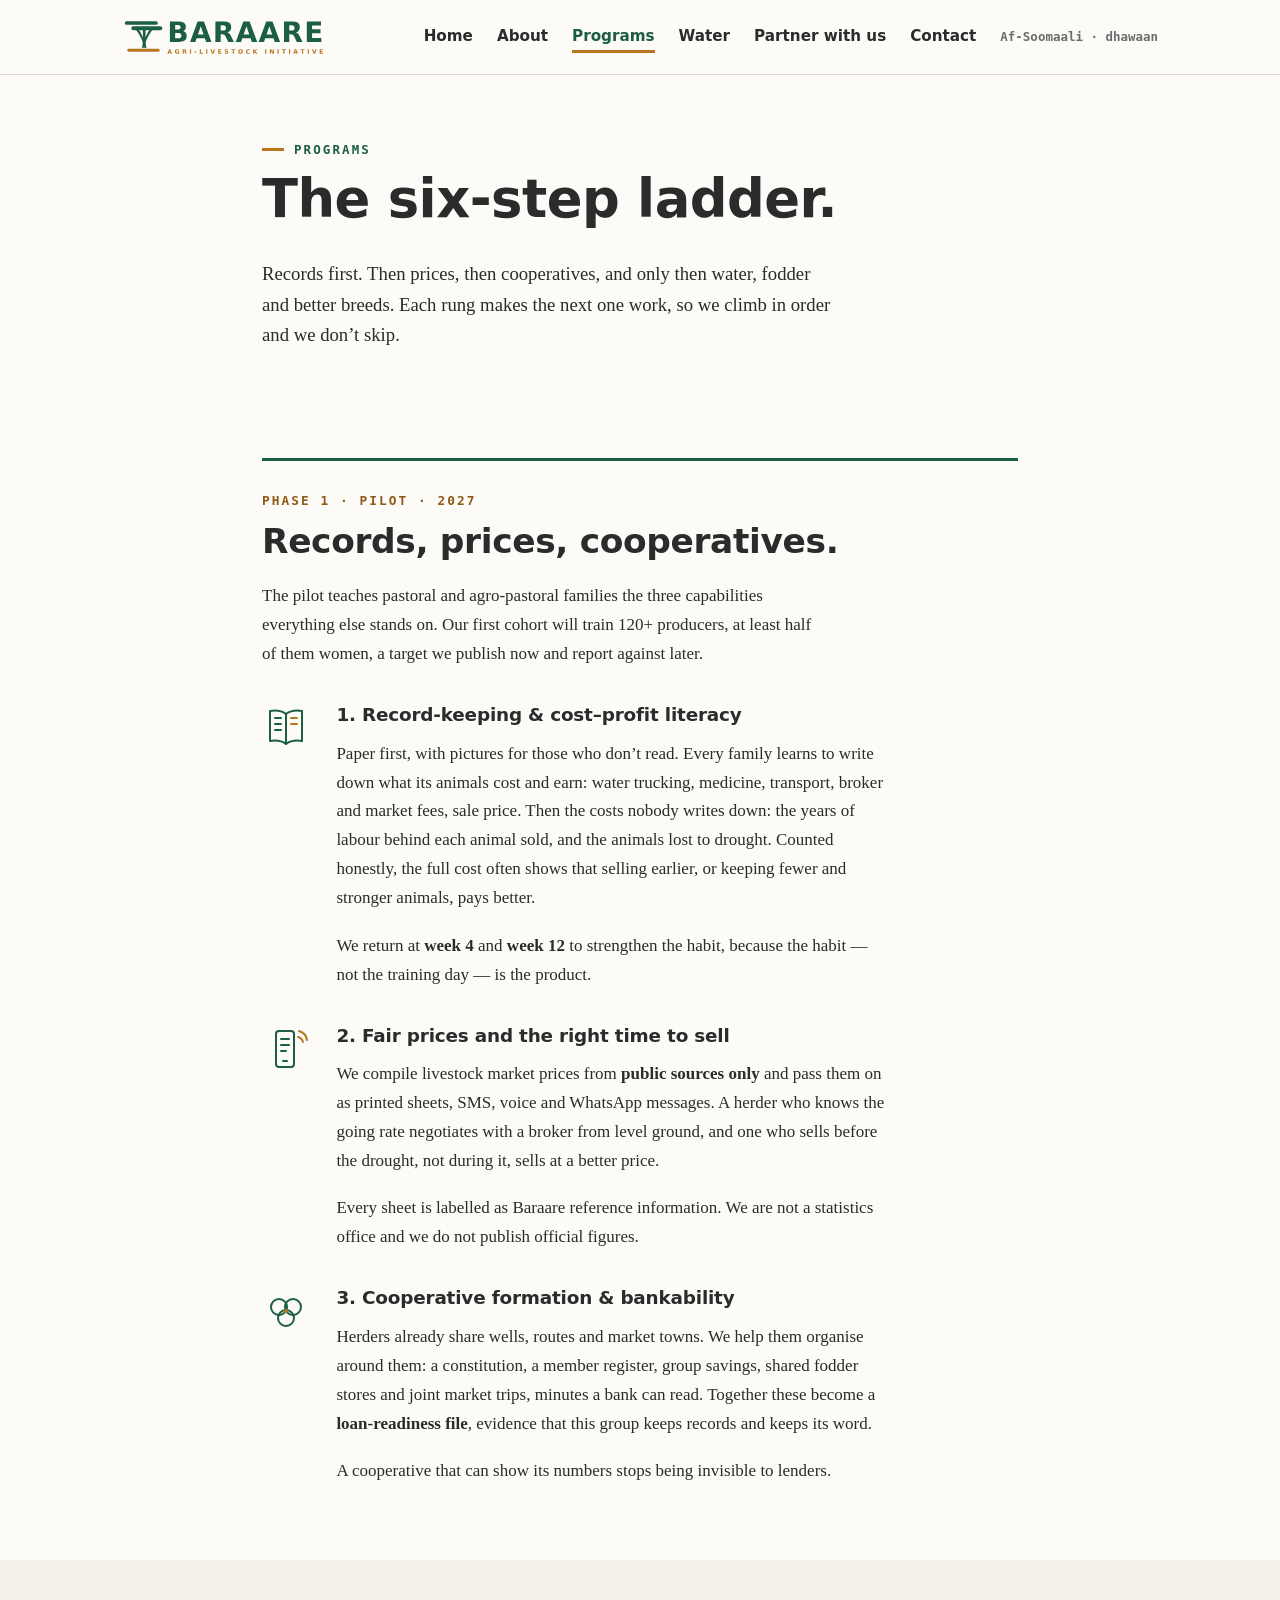
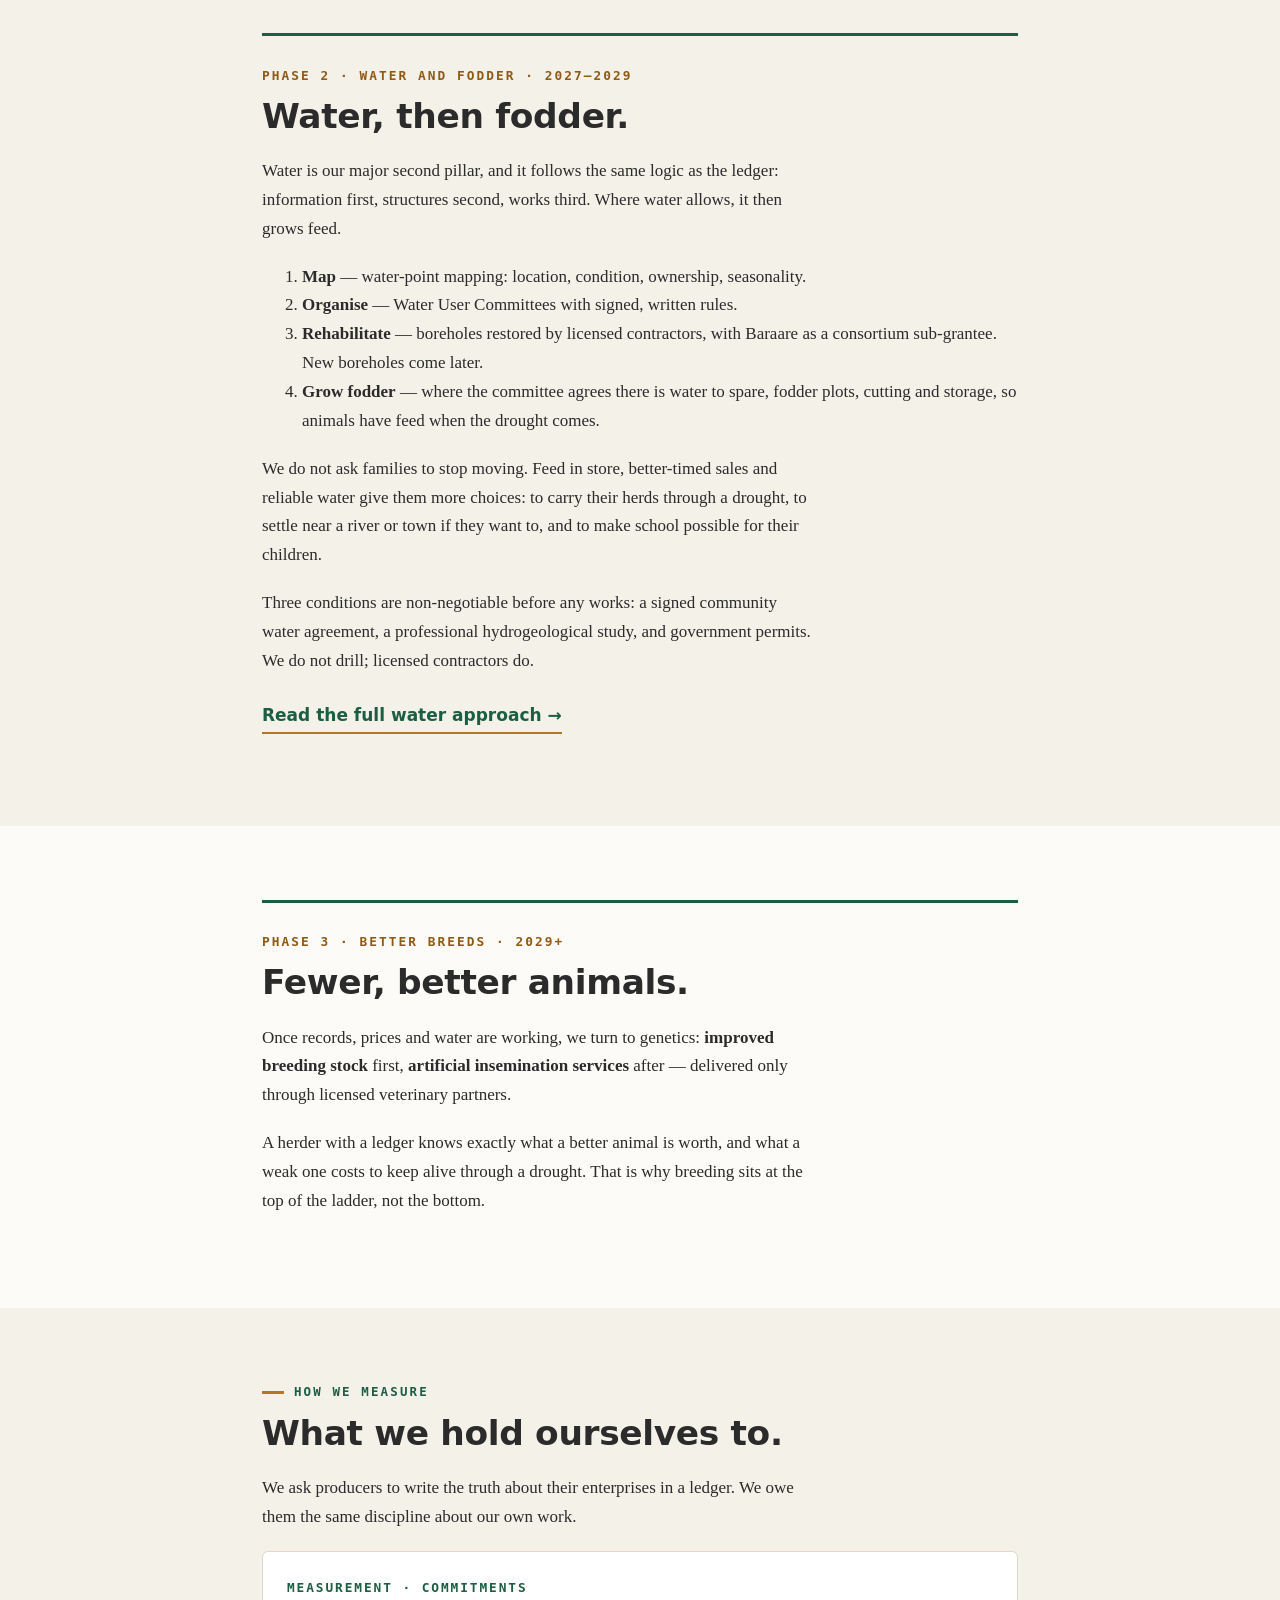
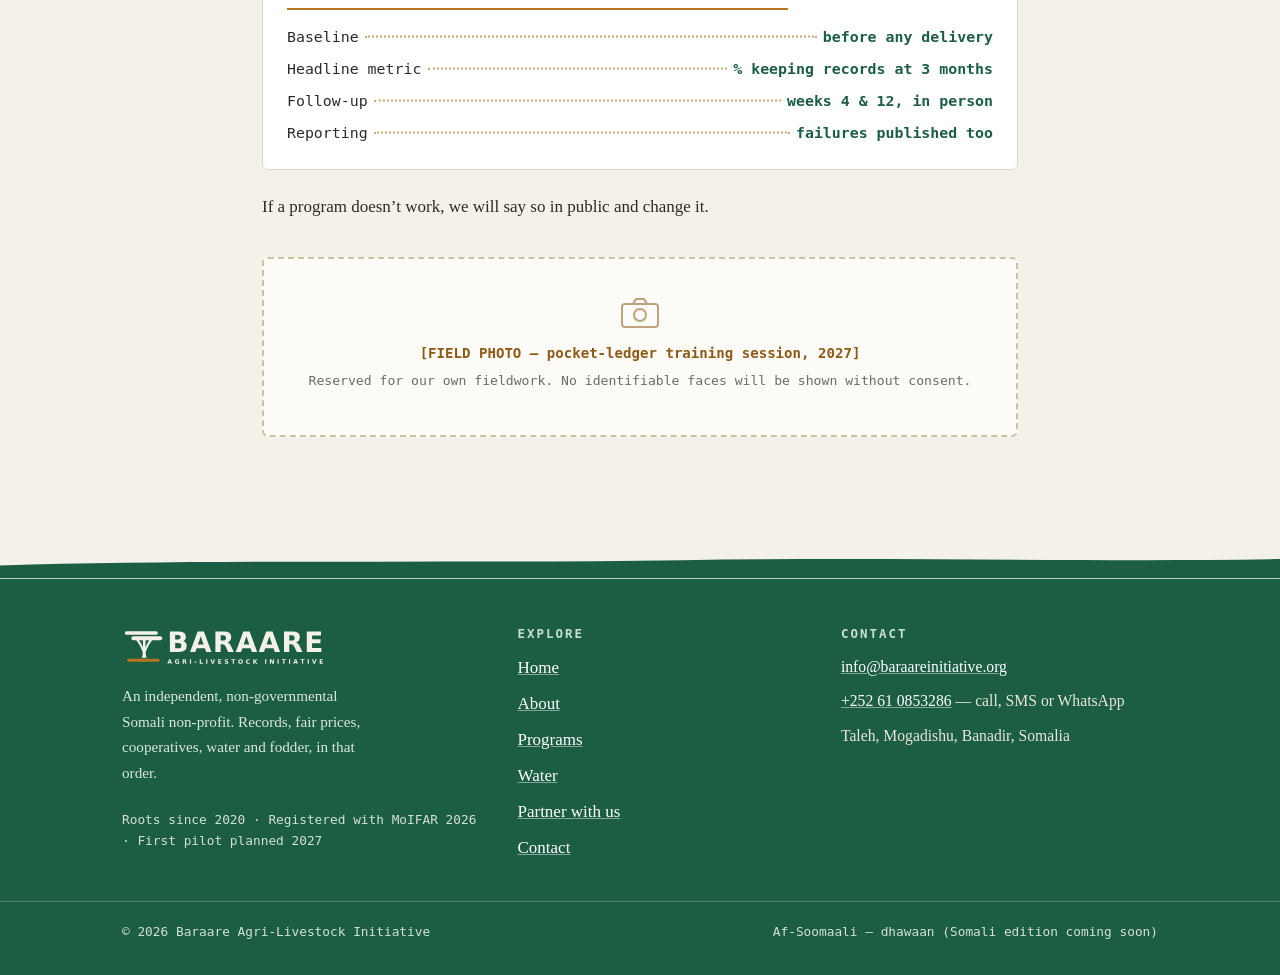
<file: programs.html>
<!DOCTYPE html>
<html lang="en">
<head>
  <meta charset="utf-8">
  <script>document.documentElement.classList.add('js');</script>
  <meta name="viewport" content="width=device-width, initial-scale=1">
  <title>Programs: the six-step ladder — Baraare Agri-Livestock Initiative</title>
  <meta name="description" content="Records, prices, cooperatives, water, breeds, breeding services — Baraare's six-step ladder for Somali farmers and herders, phase by phase, with measurement commitments.">
  <link rel="canonical" href="https://baraareinitiative.org/programs.html">
  <meta property="og:site_name" content="Baraare Agri-Livestock Initiative">
  <meta property="og:type" content="website">
  <meta property="og:title" content="Programs: the six-step ladder">
  <meta property="og:description" content="Records → prices → cooperatives → water → breeds → breeding services. Phase 1 pilot planned for 2027; targets published before results.">
  <meta property="og:url" content="https://baraareinitiative.org/programs.html">
  <meta property="og:image" content="https://baraareinitiative.org/img/baraare-share.png">
  <meta property="og:image:width" content="800">
  <meta property="og:image:height" content="800">
  <meta property="og:image:alt" content="Baraare logo: an acacia tree on a green background">
  <meta name="twitter:card" content="summary">
  <meta name="theme-color" content="#1B5E43">
  <link rel="icon" href="favicon.ico" sizes="32x32">
  <link rel="icon" type="image/svg+xml" href="favicon.svg">
  <link rel="apple-touch-icon" href="apple-touch-icon.png">
  <link rel="stylesheet" href="css/style.css">
  <script src="js/nav.js" defer></script>
</head>
<body>
  <a class="skip-link" href="#main">Skip to content</a>

  <header class="site-header">
    <div class="wrap header-bar">
      <a class="wordmark" href="index.html"><img class="logo" src="img/baraare-horizontal.svg" alt="Baraare Agri-Livestock Initiative, home" width="203" height="40"></a>
      <button class="nav-toggle" type="button" aria-expanded="false" aria-controls="site-nav">
        <span class="bars" aria-hidden="true"><span></span><span></span><span></span></span>
        Menu
      </button>
      <nav class="site-nav" id="site-nav" aria-label="Main">
        <ul>
          <li><a href="index.html">Home</a></li>
          <li><a href="about.html">About</a></li>
          <li><a href="programs.html" aria-current="page">Programs</a></li>
          <li><a href="water.html">Water</a></li>
          <li><a href="partner.html">Partner with us</a></li>
          <li><a href="contact.html">Contact</a></li>
          <!-- Somali edition: replace the span below with <a href="so/programs.html" lang="so" hreflang="so">Af-Soomaali</a> -->
          <li><span class="lang-soon" lang="so" title="Somali edition coming soon">Af-Soomaali · dhawaan</span></li>
        </ul>
      </nav>
    </div>
  </header>

  <main id="main">

    <div class="page-intro">
      <div class="wrap wrap--narrow">
        <span class="eyebrow">Programs</span>
        <h1>The six-step ladder.</h1>
        <p class="lede">Records first. Then prices, then cooperatives, and only then water, fodder and better breeds. Each rung makes the next one work, so we climb in order and we don&rsquo;t skip.</p>
      </div>
    </div>

    <!-- ============ Phase 1 ============ -->
    <section class="band" aria-labelledby="p1-title">
      <div class="wrap wrap--narrow">
        <div class="phase">
          <span class="phase-tag">Phase 1 · Pilot · 2027</span>
          <h2 id="p1-title">Records, prices, cooperatives.</h2>
          <p>The pilot teaches pastoral and agro-pastoral families the three capabilities everything else stands on. Our first cohort will train 120+ producers, at least half of them women, a target we publish now and report against later.</p>

          <div class="program">
            <svg class="program-icon" viewBox="0 0 48 48" width="48" height="48" fill="none" stroke="#1B5E43" stroke-width="2" stroke-linecap="round" stroke-linejoin="round" aria-hidden="true">
              <path d="M24 10 C20 7 14 6 8 7 V37 C14 36 20 37 24 40 C28 37 34 36 40 37 V7 C34 6 28 7 24 10 Z"/>
              <path d="M24 10 V40"/>
              <path d="M13 14 h6 M13 20 h6 M13 26 h6"/>
              <path d="M29 14 h6 M29 20 h6" stroke="#B9761F"/>
            </svg>
            <h3>1. Record-keeping &amp; cost–profit literacy</h3>
            <div class="program-body">
              <p>Paper first, with pictures for those who don&rsquo;t read. Every family learns to write down what its animals cost and earn: water trucking, medicine, transport, broker and market fees, sale price. Then the costs nobody writes down: the years of labour behind each animal sold, and the animals lost to drought. Counted honestly, the full cost often shows that selling earlier, or keeping fewer and stronger animals, pays better.</p>
              <p>We return at <strong>week 4</strong> and <strong>week 12</strong> to strengthen the habit, because the habit — not the training day — is the product.</p>
            </div>
          </div>

          <div class="program">
            <svg class="program-icon" viewBox="0 0 48 48" width="48" height="48" fill="none" stroke="#1B5E43" stroke-width="2" stroke-linecap="round" stroke-linejoin="round" aria-hidden="true">
              <rect x="14" y="6" width="18" height="36" rx="3"/>
              <path d="M19 14 h8 M19 20 h8 M19 26 h5"/>
              <path d="M21 36 h4"/>
              <path d="M36 12 q4 1 5 5" stroke="#B9761F"/>
              <path d="M37 6 q7 2 8 9" stroke="#B9761F"/>
            </svg>
            <h3>2. Fair prices and the right time to sell</h3>
            <div class="program-body">
              <p>We compile livestock market prices from <strong>public sources only</strong> and pass them on as printed sheets, SMS, voice and WhatsApp messages. A herder who knows the going rate negotiates with a broker from level ground, and one who sells before the drought, not during it, sells at a better price.</p>
              <p>Every sheet is labelled as Baraare reference information. We are not a statistics office and we do not publish official figures.</p>
            </div>
          </div>

          <div class="program">
            <svg class="program-icon" viewBox="0 0 48 48" width="48" height="48" fill="none" stroke="#1B5E43" stroke-width="2" stroke-linecap="round" stroke-linejoin="round" aria-hidden="true">
              <circle cx="17" cy="20" r="8"/>
              <circle cx="31" cy="20" r="8"/>
              <circle cx="24" cy="31" r="8"/>
              <circle cx="24" cy="24" r="2" fill="#B9761F" stroke="none"/>
            </svg>
            <h3>3. Cooperative formation &amp; bankability</h3>
            <div class="program-body">
              <p>Herders already share wells, routes and market towns. We help them organise around them: a constitution, a member register, group savings, shared fodder stores and joint market trips, minutes a bank can read. Together these become a <strong>loan-readiness file</strong>, evidence that this group keeps records and keeps its word.</p>
              <p>A cooperative that can show its numbers stops being invisible to lenders.</p>
            </div>
          </div>
        </div>
      </div>
    </section>

    <!-- ============ Phase 2 ============ -->
    <section class="band band--sand" aria-labelledby="p2-title">
      <div class="wrap wrap--narrow">
        <div class="phase">
          <span class="phase-tag">Phase 2 · Water and fodder · 2027–2029</span>
          <h2 id="p2-title">Water, then fodder.</h2>
          <p>Water is our major second pillar, and it follows the same logic as the ledger: information first, structures second, works third. Where water allows, it then grows feed.</p>
          <ol>
            <li><strong>Map</strong> — water-point mapping: location, condition, ownership, seasonality.</li>
            <li><strong>Organise</strong> — Water User Committees with signed, written rules.</li>
            <li><strong>Rehabilitate</strong> — boreholes restored by licensed contractors, with Baraare as a consortium sub-grantee. New boreholes come later.</li>
            <li><strong>Grow fodder</strong> — where the committee agrees there is water to spare, fodder plots, cutting and storage, so animals have feed when the drought comes.</li>
          </ol>
          <p>We do not ask families to stop moving. Feed in store, better-timed sales and reliable water give them more choices: to carry their herds through a drought, to settle near a river or town if they want to, and to make school possible for their children.</p>
          <p>Three conditions are non-negotiable before any works: a signed community water agreement, a professional hydrogeological study, and government permits. We do not drill; licensed contractors do.</p>
          <p style="margin-top:1.6rem"><a class="arrow-link" href="water.html">Read the full water approach &rarr;</a></p>
        </div>
      </div>
    </section>

    <!-- ============ Phase 3 ============ -->
    <section class="band" aria-labelledby="p3-title">
      <div class="wrap wrap--narrow">
        <div class="phase">
          <span class="phase-tag">Phase 3 · Better breeds · 2029+</span>
          <h2 id="p3-title">Fewer, better animals.</h2>
          <p>Once records, prices and water are working, we turn to genetics: <strong>improved breeding stock</strong> first, <strong>artificial insemination services</strong> after — delivered only through licensed veterinary partners.</p>
          <p>A herder with a ledger knows exactly what a better animal is worth, and what a weak one costs to keep alive through a drought. That is why breeding sits at the top of the ladder, not the bottom.</p>
        </div>
      </div>
    </section>

    <!-- ============ Measurement ============ -->
    <section class="band band--sand" aria-labelledby="measure-title">
      <div class="wrap wrap--narrow">
        <span class="eyebrow">How we measure</span>
        <h2 id="measure-title">What we hold ourselves to.</h2>
        <p>We ask producers to write the truth about their enterprises in a ledger. We owe them the same discipline about our own work.</p>
        <div class="ledger" role="group" aria-label="Measurement commitments">
          <p class="ledger-title">Measurement · commitments</p>
          <div class="lrow"><span class="lterm">Baseline</span><span class="ldots" aria-hidden="true"></span><span class="lval">before any delivery</span></div>
          <div class="lrow"><span class="lterm">Headline metric</span><span class="ldots" aria-hidden="true"></span><span class="lval">% keeping records at 3 months</span></div>
          <div class="lrow"><span class="lterm">Follow-up</span><span class="ldots" aria-hidden="true"></span><span class="lval">weeks 4 &amp; 12, in person</span></div>
          <div class="lrow"><span class="lterm">Reporting</span><span class="ldots" aria-hidden="true"></span><span class="lval">failures published too</span></div>
        </div>
        <p style="margin-top:1.4rem">If a program doesn&rsquo;t work, we will say so in public and change it.</p>
        <div class="ph-block">
          <svg viewBox="0 0 40 32" width="40" height="32" fill="none" stroke="#8F5A15" stroke-width="2" stroke-linecap="round" stroke-linejoin="round" aria-hidden="true">
            <rect x="2" y="7" width="36" height="23" rx="3"/>
            <path d="M13 7 l3-5 h8 l3 5"/>
            <circle cx="20" cy="18" r="6"/>
          </svg>
          <p>[FIELD PHOTO — pocket-ledger training session, 2027]</p>
          <p class="ph-note">Reserved for our own fieldwork. No identifiable faces will be shown without consent.</p>
        </div>
      </div>
    </section>

  </main>

  <div class="horizon horizon--sand" aria-hidden="true">
    <svg viewBox="0 0 1200 64" preserveAspectRatio="none">
      <path d="M0,52 C200,46 420,50 640,47 C840,44 1040,49 1200,46 L1200,64 L0,64 Z" fill="#1B5E43"/>
    </svg>
  </div>
  <footer class="site-footer">
    <div class="wrap footer-grid">
      <div class="footer-brand">
        <img class="logo" src="img/baraare-horizontal-reversed.svg" alt="Baraare Agri-Livestock Initiative" width="203" height="40">
        <p class="footer-tag">An independent, non-governmental Somali non-profit. Records, fair prices, cooperatives, water and fodder, in that order.</p>
        <p class="footer-status">Roots since 2020 · Registered with MoIFAR 2026 · First pilot planned 2027</p>
      </div>
      <nav class="footer-nav" aria-label="Footer">
        <h3>Explore</h3>
        <ul>
          <li><a href="index.html">Home</a></li>
          <li><a href="about.html">About</a></li>
          <li><a href="programs.html">Programs</a></li>
          <li><a href="water.html">Water</a></li>
          <li><a href="partner.html">Partner with us</a></li>
          <li><a href="contact.html">Contact</a></li>
        </ul>
      </nav>
      <div class="footer-contact">
        <h3>Contact</h3>
        <p><a href="mailto:info@baraareinitiative.org">info@baraareinitiative.org</a></p>
        <p><a href="tel:+252610853286">+252 61 0853286</a> — call, SMS or WhatsApp</p>
        <p>Taleh, Mogadishu, Banadir, Somalia</p>
      </div>
    </div>
    <div class="footer-base">
      <div class="wrap">
        <p>© 2026 Baraare Agri-Livestock Initiative</p>
        <!-- Somali edition: replace with <a href="so/programs.html" lang="so" hreflang="so">Af-Soomaali</a> -->
        <p lang="so">Af-Soomaali — dhawaan <span lang="en">(Somali edition coming soon)</span></p>
      </div>
    </div>
  </footer>
</body>
</html>
</file>
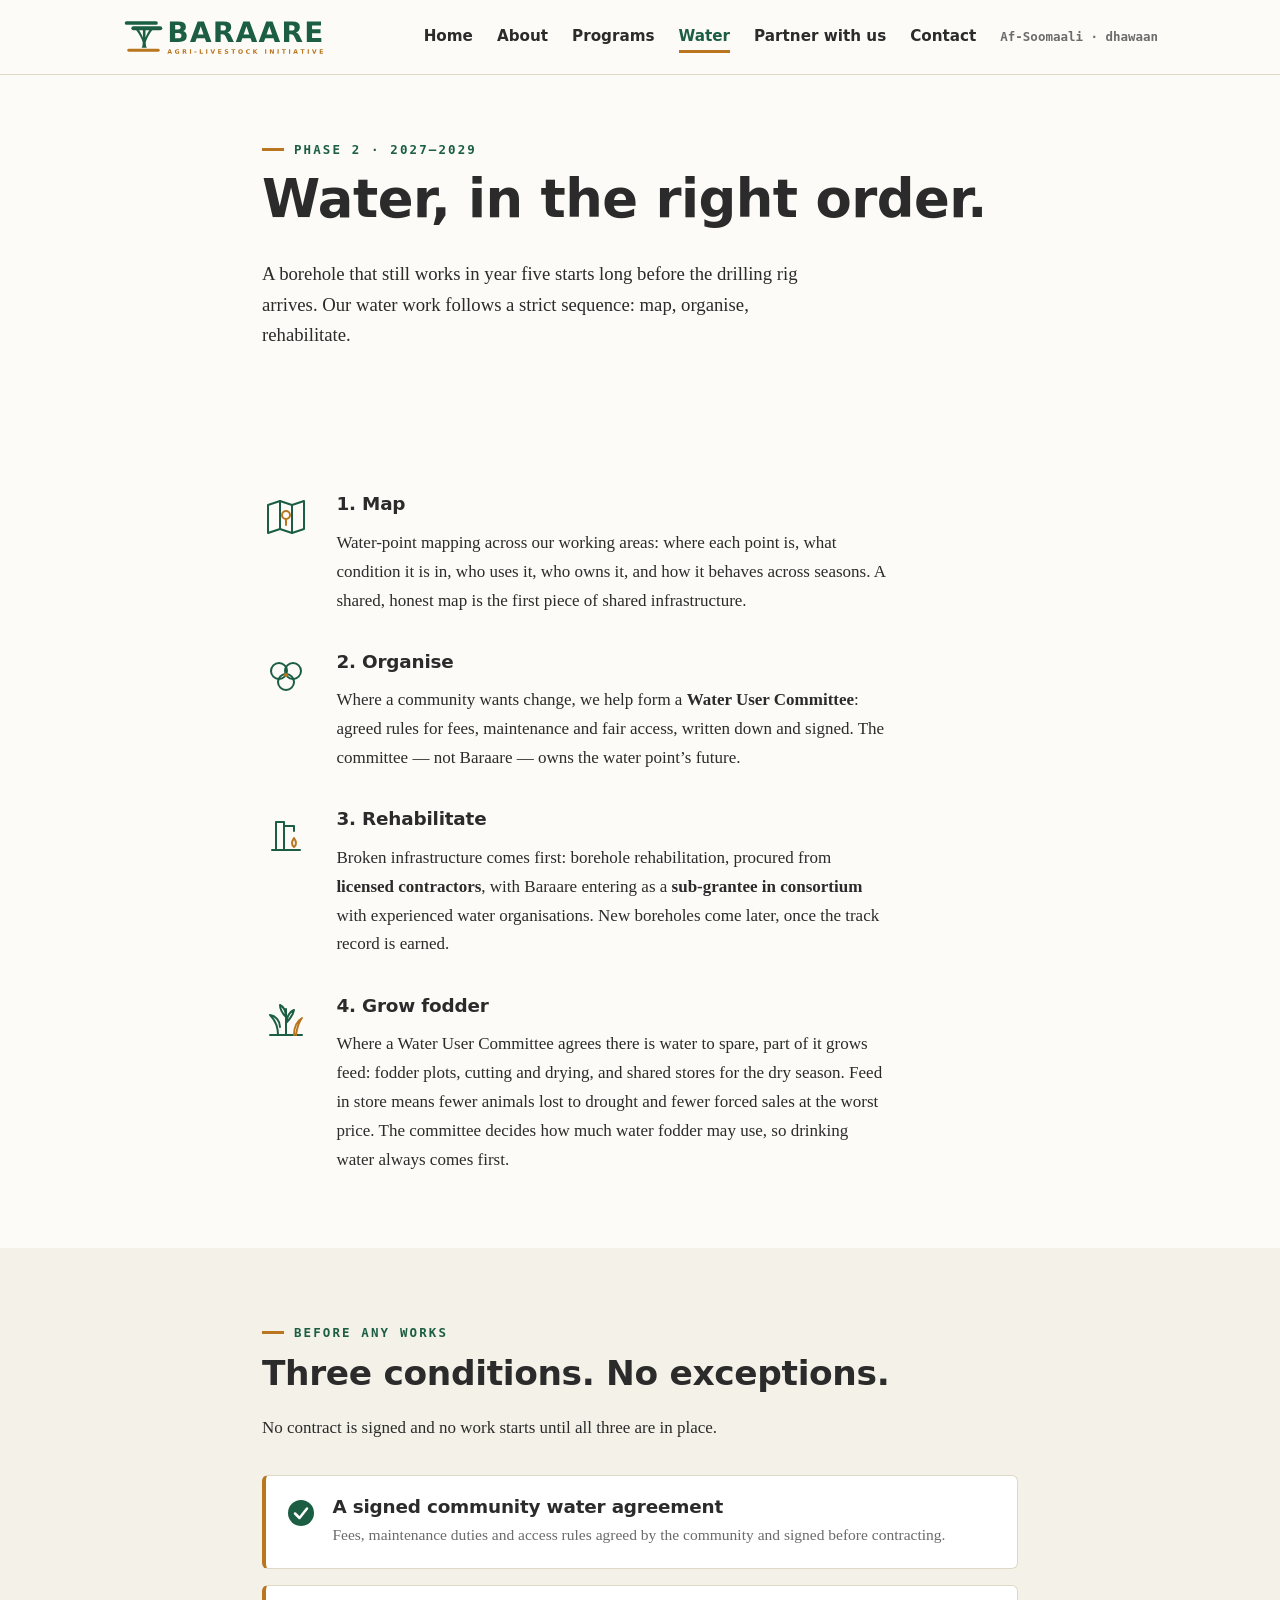
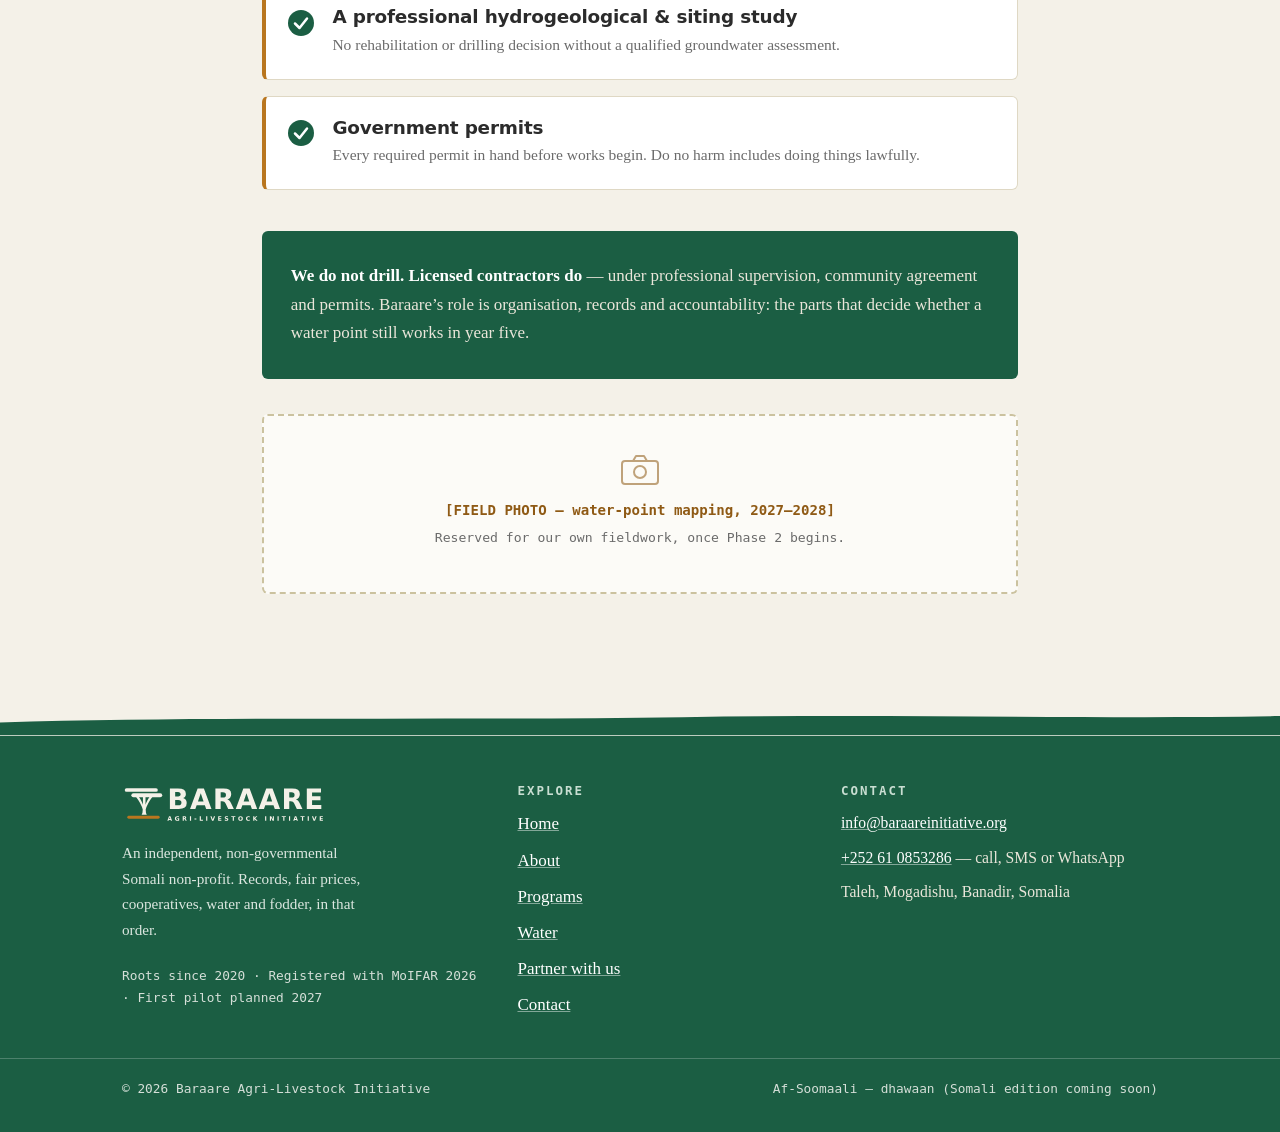
<file: water.html>
<!DOCTYPE html>
<html lang="en">
<head>
  <meta charset="utf-8">
  <script>document.documentElement.classList.add('js');</script>
  <meta name="viewport" content="width=device-width, initial-scale=1">
  <title>Water (Phase 2) — Baraare Agri-Livestock Initiative</title>
  <meta name="description" content="Map, organise, rehabilitate: Baraare's water program for 2027–2029. Water User Committees, licensed contractors, and three non-negotiable conditions before any works.">
  <link rel="canonical" href="https://baraareinitiative.org/water.html">
  <meta property="og:site_name" content="Baraare Agri-Livestock Initiative">
  <meta property="og:type" content="website">
  <meta property="og:title" content="Water, in the right order">
  <meta property="og:description" content="Water-point mapping, Water User Committees, then borehole rehabilitation by licensed contractors. We do not drill; licensed contractors do.">
  <meta property="og:url" content="https://baraareinitiative.org/water.html">
  <meta property="og:image" content="https://baraareinitiative.org/img/baraare-share.png">
  <meta property="og:image:width" content="800">
  <meta property="og:image:height" content="800">
  <meta property="og:image:alt" content="Baraare logo: an acacia tree on a green background">
  <meta name="twitter:card" content="summary">
  <meta name="theme-color" content="#1B5E43">
  <link rel="icon" href="favicon.ico" sizes="32x32">
  <link rel="icon" type="image/svg+xml" href="favicon.svg">
  <link rel="apple-touch-icon" href="apple-touch-icon.png">
  <link rel="stylesheet" href="css/style.css">
  <script src="js/nav.js" defer></script>
</head>
<body>
  <a class="skip-link" href="#main">Skip to content</a>

  <header class="site-header">
    <div class="wrap header-bar">
      <a class="wordmark" href="index.html"><img class="logo" src="img/baraare-horizontal.svg" alt="Baraare Agri-Livestock Initiative, home" width="203" height="40"></a>
      <button class="nav-toggle" type="button" aria-expanded="false" aria-controls="site-nav">
        <span class="bars" aria-hidden="true"><span></span><span></span><span></span></span>
        Menu
      </button>
      <nav class="site-nav" id="site-nav" aria-label="Main">
        <ul>
          <li><a href="index.html">Home</a></li>
          <li><a href="about.html">About</a></li>
          <li><a href="programs.html">Programs</a></li>
          <li><a href="water.html" aria-current="page">Water</a></li>
          <li><a href="partner.html">Partner with us</a></li>
          <li><a href="contact.html">Contact</a></li>
          <!-- Somali edition: replace the span below with <a href="so/water.html" lang="so" hreflang="so">Af-Soomaali</a> -->
          <li><span class="lang-soon" lang="so" title="Somali edition coming soon">Af-Soomaali · dhawaan</span></li>
        </ul>
      </nav>
    </div>
  </header>

  <main id="main">

    <div class="page-intro">
      <div class="wrap wrap--narrow">
        <span class="eyebrow">Phase 2 · 2027–2029</span>
        <h1>Water, in the right order.</h1>
        <p class="lede">A borehole that still works in year five starts long before the drilling rig arrives. Our water work follows a strict sequence: map, organise, rehabilitate.</p>
      </div>
    </div>

    <!-- ============ The sequence ============ -->
    <section class="band" aria-label="The water sequence">
      <div class="wrap wrap--narrow">

        <div class="program">
          <svg class="program-icon" viewBox="0 0 48 48" width="48" height="48" fill="none" stroke="#1B5E43" stroke-width="2" stroke-linecap="round" stroke-linejoin="round" aria-hidden="true">
            <path d="M6 12 L18 8 L30 12 L42 8 V36 L30 40 L18 36 L6 40 Z"/>
            <path d="M18 8 V36 M30 12 V40"/>
            <circle cx="24" cy="22" r="4" stroke="#B9761F"/>
            <path d="M24 26 v6" stroke="#B9761F"/>
          </svg>
          <h3>1. Map</h3>
          <div class="program-body">
            <p>Water-point mapping across our working areas: where each point is, what condition it is in, who uses it, who owns it, and how it behaves across seasons. A shared, honest map is the first piece of shared infrastructure.</p>
          </div>
        </div>

        <div class="program">
          <svg class="program-icon" viewBox="0 0 48 48" width="48" height="48" fill="none" stroke="#1B5E43" stroke-width="2" stroke-linecap="round" stroke-linejoin="round" aria-hidden="true">
            <circle cx="17" cy="20" r="8"/>
            <circle cx="31" cy="20" r="8"/>
            <circle cx="24" cy="31" r="8"/>
            <circle cx="24" cy="24" r="2" fill="#B9761F" stroke="none"/>
          </svg>
          <h3>2. Organise</h3>
          <div class="program-body">
            <p>Where a community wants change, we help form a <strong>Water User Committee</strong>: agreed rules for fees, maintenance and fair access, written down and signed. The committee — not Baraare — owns the water point&rsquo;s future.</p>
          </div>
        </div>

        <div class="program">
          <svg class="program-icon" viewBox="0 0 48 48" width="48" height="48" fill="none" stroke="#1B5E43" stroke-width="2" stroke-linecap="round" stroke-linejoin="round" aria-hidden="true">
            <path d="M14 42 V14 h8 V42"/>
            <path d="M22 18 h10 v5"/>
            <path d="M10 42 h36" opacity="0"/>
            <path d="M10 42 h28"/>
            <path d="M32 30 q-4 6 0 9 q4 -3 0 -9 Z" stroke="#B9761F"/>
          </svg>
          <h3>3. Rehabilitate</h3>
          <div class="program-body">
            <p>Broken infrastructure comes first: borehole rehabilitation, procured from <strong>licensed contractors</strong>, with Baraare entering as a <strong>sub-grantee in consortium</strong> with experienced water organisations. New boreholes come later, once the track record is earned.</p>
          </div>
        </div>

        <div class="program">
          <svg class="program-icon" viewBox="0 0 48 48" width="48" height="48" fill="none" stroke="#1B5E43" stroke-width="2" stroke-linecap="round" stroke-linejoin="round" aria-hidden="true">
            <path d="M8 40 h32"/>
            <path d="M16 40 C16 30 12 24 8 20 C14 21 18 26 18 32"/>
            <path d="M24 40 V14"/>
            <path d="M24 22 C20 18 18 14 18 10 C22 12 24 16 24 22 Z"/>
            <path d="M24 28 C28 24 31 20 32 15 C27 17 25 22 24 28 Z"/>
            <path d="M32 40 C32 31 35 26 40 23 C36 28 35 33 34 40" stroke="#B9761F"/>
          </svg>
          <h3>4. Grow fodder</h3>
          <div class="program-body">
            <p>Where a Water User Committee agrees there is water to spare, part of it grows feed: fodder plots, cutting and drying, and shared stores for the dry season. Feed in store means fewer animals lost to drought and fewer forced sales at the worst price. The committee decides how much water fodder may use, so drinking water always comes first.</p>
          </div>
        </div>

      </div>
    </section>

    <!-- ============ Three conditions ============ -->
    <section class="band band--sand" aria-labelledby="cond-title">
      <div class="wrap wrap--narrow">
        <span class="eyebrow">Before any works</span>
        <h2 id="cond-title">Three conditions. No exceptions.</h2>
        <p>No contract is signed and no work starts until all three are in place.</p>
        <ul class="conditions">
          <li class="condition">
            <svg class="cond-mark" viewBox="0 0 28 28" width="28" height="28" aria-hidden="true">
              <circle cx="14" cy="14" r="13" fill="#1B5E43"/>
              <path d="M8 14.5 L12.5 19 L20 9.5" fill="none" stroke="#fff" stroke-width="2.5" stroke-linecap="round" stroke-linejoin="round"/>
            </svg>
            <div>
              <h3>A signed community water agreement</h3>
              <p>Fees, maintenance duties and access rules agreed by the community and signed before contracting.</p>
            </div>
          </li>
          <li class="condition">
            <svg class="cond-mark" viewBox="0 0 28 28" width="28" height="28" aria-hidden="true">
              <circle cx="14" cy="14" r="13" fill="#1B5E43"/>
              <path d="M8 14.5 L12.5 19 L20 9.5" fill="none" stroke="#fff" stroke-width="2.5" stroke-linecap="round" stroke-linejoin="round"/>
            </svg>
            <div>
              <h3>A professional hydrogeological &amp; siting study</h3>
              <p>No rehabilitation or drilling decision without a qualified groundwater assessment.</p>
            </div>
          </li>
          <li class="condition">
            <svg class="cond-mark" viewBox="0 0 28 28" width="28" height="28" aria-hidden="true">
              <circle cx="14" cy="14" r="13" fill="#1B5E43"/>
              <path d="M8 14.5 L12.5 19 L20 9.5" fill="none" stroke="#fff" stroke-width="2.5" stroke-linecap="round" stroke-linejoin="round"/>
            </svg>
            <div>
              <h3>Government permits</h3>
              <p>Every required permit in hand before works begin. Do no harm includes doing things lawfully.</p>
            </div>
          </li>
        </ul>
        <div class="posture">
          <p><strong>We do not drill. Licensed contractors do</strong> — under professional supervision, community agreement and permits. Baraare&rsquo;s role is organisation, records and accountability: the parts that decide whether a water point still works in year five.</p>
        </div>
        <div class="ph-block">
          <svg viewBox="0 0 40 32" width="40" height="32" fill="none" stroke="#8F5A15" stroke-width="2" stroke-linecap="round" stroke-linejoin="round" aria-hidden="true">
            <rect x="2" y="7" width="36" height="23" rx="3"/>
            <path d="M13 7 l3-5 h8 l3 5"/>
            <circle cx="20" cy="18" r="6"/>
          </svg>
          <p>[FIELD PHOTO — water-point mapping, 2027–2028]</p>
          <p class="ph-note">Reserved for our own fieldwork, once Phase 2 begins.</p>
        </div>
      </div>
    </section>

  </main>

  <div class="horizon horizon--sand" aria-hidden="true">
    <svg viewBox="0 0 1200 64" preserveAspectRatio="none">
      <path d="M0,52 C200,46 420,50 640,47 C840,44 1040,49 1200,46 L1200,64 L0,64 Z" fill="#1B5E43"/>
    </svg>
  </div>
  <footer class="site-footer">
    <div class="wrap footer-grid">
      <div class="footer-brand">
        <img class="logo" src="img/baraare-horizontal-reversed.svg" alt="Baraare Agri-Livestock Initiative" width="203" height="40">
        <p class="footer-tag">An independent, non-governmental Somali non-profit. Records, fair prices, cooperatives, water and fodder, in that order.</p>
        <p class="footer-status">Roots since 2020 · Registered with MoIFAR 2026 · First pilot planned 2027</p>
      </div>
      <nav class="footer-nav" aria-label="Footer">
        <h3>Explore</h3>
        <ul>
          <li><a href="index.html">Home</a></li>
          <li><a href="about.html">About</a></li>
          <li><a href="programs.html">Programs</a></li>
          <li><a href="water.html">Water</a></li>
          <li><a href="partner.html">Partner with us</a></li>
          <li><a href="contact.html">Contact</a></li>
        </ul>
      </nav>
      <div class="footer-contact">
        <h3>Contact</h3>
        <p><a href="mailto:info@baraareinitiative.org">info@baraareinitiative.org</a></p>
        <p><a href="tel:+252610853286">+252 61 0853286</a> — call, SMS or WhatsApp</p>
        <p>Taleh, Mogadishu, Banadir, Somalia</p>
      </div>
    </div>
    <div class="footer-base">
      <div class="wrap">
        <p>© 2026 Baraare Agri-Livestock Initiative</p>
        <!-- Somali edition: replace with <a href="so/water.html" lang="so" hreflang="so">Af-Soomaali</a> -->
        <p lang="so">Af-Soomaali — dhawaan <span lang="en">(Somali edition coming soon)</span></p>
      </div>
    </div>
  </footer>
</body>
</html>
</file>
<file: css/style.css>
/* ============================================================
   Baraare Agri-Livestock Initiative — shared stylesheet
   Static site · system fonts only · no external requests
   Palette: acacia green #1B5E43 · earth amber #B9761F ·
            sand #F4F1E8 · ink #2B2B2B · muted #6B6B6B
   ============================================================ */

:root {
  --green: #1B5E43;
  --green-dark: #154C36;
  --green-tint: #E2ECE6;
  --amber: #B9761F;
  --amber-ink: #8F5A15;   /* AA-safe amber for small text on light */
  --amber-tint: #F3E4C8;
  --sand: #F4F1E8;
  --sand-deep: #E9E3D2;
  --line: #DFD8C4;
  --dots: #C7A96F;
  --ink: #2B2B2B;
  --muted: #6B6B6B;
  --paper: #FCFBF7;

  --font-display: system-ui, "Segoe UI", Roboto, "Helvetica Neue", Arial, sans-serif;
  --font-body: Georgia, "Iowan Old Style", "Times New Roman", Times, serif;
  --font-mono: "Cascadia Mono", Consolas, "SF Mono", Menlo, "DejaVu Sans Mono", monospace;
}

/* ---------- Reset & base ---------- */

*, *::before, *::after { box-sizing: border-box; }

html { -webkit-text-size-adjust: 100%; }

body {
  margin: 0;
  background: var(--paper);
  color: var(--ink);
  font-family: var(--font-body);
  font-size: 1.0625rem;              /* 17px */
  line-height: 1.7;
}

h1, h2, h3, h4 {
  font-family: var(--font-display);
  line-height: 1.15;
  color: var(--ink);
  margin: 0 0 0.6em;
  letter-spacing: -0.01em;
}

h1 { font-size: clamp(2.1rem, 5.5vw, 3.3rem); font-weight: 800; line-height: 1.06; }
h2 { font-size: clamp(1.55rem, 3.4vw, 2.15rem); font-weight: 800; }
h3 { font-size: 1.15rem; font-weight: 700; }

p { margin: 0 0 1.1em; }
main p { max-width: 65ch; }

ul, ol, dl { margin: 0 0 1.1em; }

a { color: var(--green); }
a:hover { color: var(--green-dark); }

svg { display: block; }

strong { color: var(--ink); }

:focus-visible {
  outline: 3px solid var(--amber);
  outline-offset: 2px;
  border-radius: 2px;
}

@media (prefers-reduced-motion: no-preference) {
  a, .btn, .nav-toggle { transition: color .15s ease, background-color .15s ease, border-color .15s ease; }
}

/* ---------- Utilities ---------- */

.wrap {
  max-width: 1100px;
  margin-inline: auto;
  padding-inline: clamp(1.1rem, 4vw, 2rem);
}

.wrap--narrow { max-width: 820px; }

.sr-only {
  position: absolute;
  width: 1px; height: 1px;
  padding: 0; margin: -1px;
  overflow: hidden;
  clip: rect(0 0 0 0);
  white-space: nowrap;
  border: 0;
}

.skip-link {
  position: absolute;
  left: -9999px;
  top: 0;
  z-index: 100;
  background: var(--green);
  color: #fff;
  font-family: var(--font-display);
  font-weight: 700;
  padding: .7em 1.2em;
  text-decoration: none;
}

.skip-link:focus {
  left: 0;
  color: #fff;
}

.note {
  font-family: var(--font-mono);
  font-size: .85rem;
  color: var(--muted);
}

/* Bracketed placeholders the site owner must replace */
.ph-inline {
  font-family: var(--font-mono);
  font-weight: 700;
  font-size: .92em;
  color: var(--amber-ink);
  background: var(--amber-tint);
  padding: .08em .3em;
  border-radius: 3px;
  white-space: nowrap;
}

/* ---------- Header ---------- */

.site-header {
  background: var(--paper);
  border-bottom: 1px solid var(--line);
}

.header-bar {
  display: flex;
  align-items: center;
  justify-content: space-between;
  flex-wrap: wrap;
  gap: .8rem 1.5rem;
  padding-block: 1.05rem;
}

.wordmark {
  display: inline-block;
  text-decoration: none;
  line-height: 1.25;
}

.wordmark-name {
  display: block;
  font-family: var(--font-display);
  font-weight: 800;
  font-size: 1.12rem;
  letter-spacing: .2em;
  color: var(--green);
}

.wordmark-desc {
  display: block;
  font-family: var(--font-display);
  font-weight: 600;
  font-size: .58rem;
  letter-spacing: .24em;
  text-transform: uppercase;
  color: var(--muted);
  border-top: 2px solid var(--amber);
  padding-top: .3em;
  margin-top: .25em;
}

.nav-toggle {
  display: none;
  align-items: center;
  gap: .55em;
  background: none;
  border: 1px solid var(--line);
  border-radius: 6px;
  padding: .5em .9em;
  font-family: var(--font-display);
  font-weight: 700;
  font-size: .9rem;
  color: var(--green);
  cursor: pointer;
}

.nav-toggle .bars { display: inline-block; }
.nav-toggle .bars span {
  display: block;
  width: 16px;
  height: 2px;
  background: var(--green);
  margin: 3px 0;
}

.site-nav ul {
  display: flex;
  flex-wrap: wrap;
  align-items: center;
  gap: .3rem 1.5rem;
  list-style: none;
  margin: 0;
  padding: 0;
  font-family: var(--font-display);
  font-weight: 600;
  font-size: .95rem;
}

.site-nav a {
  color: var(--ink);
  text-decoration: none;
  padding: .35em 0;
  border-bottom: 3px solid transparent;
}

.site-nav a:hover { color: var(--green); }

.site-nav a[aria-current="page"] {
  color: var(--green);
  border-bottom-color: var(--amber);
}

.lang-soon {
  font-family: var(--font-mono);
  font-size: .78rem;
  color: var(--muted);
}

/* Mobile nav (JS-enhanced only; without JS the list stays visible) */
@media (max-width: 979px) {
  .js .nav-toggle { display: inline-flex; }
  .js .site-nav { display: none; flex-basis: 100%; }
  .js .site-nav.is-open { display: block; }
  .js .site-nav.is-open ul {
    flex-direction: column;
    align-items: flex-start;
    gap: 0;
    padding: .4rem 0 .9rem;
  }
  .js .site-nav.is-open a {
    display: block;
    padding: .55em 0;
    font-size: 1.02rem;
  }
}

/* ---------- Bands (page sections) ---------- */

.band { padding: 3.1rem 0; }
.band--sand { background: var(--sand); }
.band--green { background: var(--green); }

@media (min-width: 980px) {
  .band { padding: 4.6rem 0; }
}

.band--green h2 { color: #fff; }
.band--green p { color: #EAE6DA; }

.section-head { max-width: 72ch; margin-bottom: 2rem; }
.section-head p { color: var(--muted); }

.eyebrow {
  display: block;
  font-family: var(--font-mono);
  font-size: .78rem;
  font-weight: 700;
  letter-spacing: .17em;
  text-transform: uppercase;
  color: var(--green);
  margin-bottom: .9em;
}

.eyebrow::before {
  content: "";
  display: inline-block;
  width: 22px;
  height: 3px;
  background: var(--amber);
  margin-right: .8em;
  vertical-align: .22em;
}

.band--green .eyebrow { color: #D9C79B; }

/* ---------- Hero ---------- */

.hero { padding: 3.2rem 0 3.4rem; }

.hero-grid { display: grid; gap: 2.6rem; }

@media (min-width: 980px) {
  .hero { padding: 4.2rem 0 4.6rem; }
  .hero-grid { grid-template-columns: 1.12fr .88fr; align-items: center; }
}

.dict {
  border-left: 3px solid var(--amber);
  padding-left: 1rem;
  margin: 0 0 1.6em;
  max-width: none;
}

.dict-word {
  font-style: italic;
  font-weight: 700;
  font-size: 1.25rem;
  color: var(--green);
}

.dict-phon, .dict-pos {
  font-family: var(--font-mono);
  font-size: .8rem;
  color: var(--muted);
}

.dict-def { display: block; color: var(--ink); }

.hero h1 { margin-bottom: .45em; }

.lede {
  font-size: 1.17rem;
  line-height: 1.65;
  color: var(--ink);
}

.hero-art { align-self: center; }
.hero-art svg { width: 100%; height: auto; }

.cta-row {
  display: flex;
  flex-wrap: wrap;
  gap: .8rem 1rem;
  margin-top: 1.8rem;
}

/* ---------- Buttons ---------- */

.btn {
  display: inline-block;
  font-family: var(--font-display);
  font-weight: 700;
  font-size: .98rem;
  text-decoration: none;
  padding: .78em 1.45em;
  border-radius: 6px;
  border: 2px solid var(--green);
}

.btn--solid { background: var(--green); color: #fff; }
.btn--solid:hover { background: var(--green-dark); border-color: var(--green-dark); color: #fff; }

.btn--ghost { background: transparent; color: var(--green); }
.btn--ghost:hover { background: var(--green-tint); color: var(--green-dark); }

.band--green .btn--solid { background: #fff; border-color: #fff; color: var(--green); }
.band--green .btn--solid:hover { background: var(--sand); border-color: var(--sand); color: var(--green-dark); }
.band--green .btn--ghost { border-color: var(--sand); color: #fff; }
.band--green .btn--ghost:hover { background: rgba(255,255,255,.12); color: #fff; }

.arrow-link {
  display: inline-block;
  font-family: var(--font-display);
  font-weight: 700;
  color: var(--green);
  text-decoration: none;
  border-bottom: 2px solid var(--amber);
  padding-bottom: .1em;
}

.arrow-link:hover { color: var(--green-dark); }

/* ---------- Status strip ---------- */

.status-strip {
  background: var(--sand-deep);
  border-top: 1px solid var(--line);
  border-bottom: 1px solid var(--line);
}

.status-strip p {
  display: flex;
  flex-wrap: wrap;
  gap: .3rem 1.1rem;
  margin: 0;
  padding: .72rem 0;
  font-family: var(--font-mono);
  font-size: .84rem;
  color: var(--ink);
  max-width: none;
}

.status-strip .sep { color: var(--amber); }

/* ---------- Cards ---------- */

.cards {
  display: grid;
  gap: 1.1rem;
  list-style: none;
  padding: 0;
  margin: 0;
}

@media (min-width: 640px)  { .cards { grid-template-columns: repeat(2, 1fr); } }
@media (min-width: 980px)  { .cards--3 { grid-template-columns: repeat(3, 1fr); } .cards--4 { grid-template-columns: repeat(4, 1fr); } }

.card {
  background: #fff;
  border: 1px solid var(--line);
  border-radius: 6px;
  padding: 1.5rem 1.4rem 1.2rem;
}

.band--sand .card { background: #fff; }
.card p { max-width: none; margin-bottom: 0; font-size: .97rem; color: var(--muted); }

.card-num {
  font-family: var(--font-mono);
  font-weight: 700;
  font-size: .8rem;
  letter-spacing: .12em;
  color: var(--amber-ink);
  display: block;
  margin-bottom: .8em;
}

.card-icon { margin-bottom: .9rem; }
.card h3 { margin-bottom: .35em; }

/* Pull line */
.pull {
  font-family: var(--font-display);
  font-weight: 750;
  font-size: clamp(1.25rem, 2.6vw, 1.55rem);
  line-height: 1.32;
  color: var(--green);
  border-left: 4px solid var(--amber);
  padding-left: 1.1rem;
  margin: 2.4rem 0 0;
  max-width: 30ch;
}

/* ---------- The six-step ladder ---------- */

.ladder {
  list-style: none;
  margin: 2.4rem 0 0;
  padding: 0 0 0 1.15rem;
  display: grid;
  gap: .95rem;
  border-left: 3px solid var(--green);
}

.ladder-step {
  display: flex;
  flex-direction: column;
  align-items: flex-start;
  background: #fff;
  border: 1px solid var(--line);
  border-radius: 6px;
  padding: 1rem 1rem .95rem;
}

.step-num {
  font-family: var(--font-mono);
  font-weight: 700;
  font-size: .78rem;
  letter-spacing: .14em;
  color: var(--amber-ink);
  display: block;
  margin-bottom: .5em;
}

.ladder-step h3 { font-size: 1.02rem; margin-bottom: .3em; }

.ladder-step p {
  font-size: .88rem;
  line-height: 1.5;
  color: var(--muted);
  margin: 0 0 .8em;
  max-width: none;
}

.chip {
  display: inline-block;
  font-family: var(--font-mono);
  font-size: .68rem;
  font-weight: 700;
  letter-spacing: .08em;
  text-transform: uppercase;
  white-space: nowrap;
  padding: .3em .6em;
  border-radius: 3px;
}

.ladder-step .chip { margin-top: auto; }

.chip--p1 { background: var(--green-tint); color: var(--green); }
.chip--p2 { background: var(--amber-tint); color: var(--amber-ink); }
.chip--p3 { background: transparent; color: var(--green); box-shadow: inset 0 0 0 1px var(--green); }

/* Desktop: terraced steps rising left → right onto a ground line */
@media (min-width: 980px) {
  .ladder {
    grid-template-columns: repeat(6, 1fr);
    gap: .8rem;
    border-left: 0;
    border-bottom: 3px solid var(--green);
    padding: 0 0 0 0;
  }
  .ladder-step { border-radius: 6px 6px 0 0; border-bottom: 0; }
  .ladder-step:nth-child(1) { margin-top: 7.5rem; }
  .ladder-step:nth-child(2) { margin-top: 6rem; }
  .ladder-step:nth-child(3) { margin-top: 4.5rem; }
  .ladder-step:nth-child(4) { margin-top: 3rem; }
  .ladder-step:nth-child(5) { margin-top: 1.5rem; }
  .ladder-step:nth-child(6) { margin-top: 0; }
}

/* ---------- Ledger rows (dotted leaders) ---------- */

.ledger {
  background: #fff;
  border: 1px solid var(--line);
  border-radius: 6px;
  padding: 1.6rem 1.5rem;
  margin: 0;
}

.band--sand .ledger { background: #fff; }

.ledger-title {
  font-family: var(--font-mono);
  font-size: .8rem;
  font-weight: 700;
  letter-spacing: .15em;
  text-transform: uppercase;
  color: var(--green);
  border-bottom: 2px solid var(--amber);
  padding-bottom: .7em;
  margin-bottom: .5em;
}

.lrow {
  display: flex;
  align-items: baseline;
  gap: .7ch;
  padding: .6rem 0 0;
  font-family: var(--font-mono);
  font-size: .93rem;
  line-height: 1.5;
}

.lterm { color: var(--ink); }

.ldots {
  flex: 1;
  min-width: 3ch;
  border-bottom: 2px dotted var(--dots);
  transform: translateY(-.3em);
}

.lval {
  font-weight: 700;
  color: var(--green);
  text-align: right;
  max-width: 55%;
}

/* ---------- Priority groups ---------- */

.groups {
  display: grid;
  gap: 1.1rem;
  list-style: none;
  padding: 0;
  margin: 0;
}

@media (min-width: 640px) { .groups { grid-template-columns: repeat(2, 1fr); } }

.group {
  background: var(--sand);
  border-radius: 6px;
  border-left: 4px solid var(--green);
  padding: 1.3rem 1.3rem 1.1rem;
}

.band--sand .group { background: #fff; border: 1px solid var(--line); border-left: 4px solid var(--green); }
.group h3 { margin-bottom: .3em; }
.group p { font-size: .97rem; color: var(--muted); margin: 0; max-width: none; }

/* ---------- Placeholder blocks (future photos, board names) ---------- */

.ph-block {
  border: 2px dashed #CBC29F;
  background: var(--sand);
  border-radius: 6px;
  padding: 2.4rem 1.5rem;
  text-align: center;
  margin: 2.2rem 0 0;
}

.band--sand .ph-block { background: var(--paper); }

.ph-block svg { margin: 0 auto .8rem; opacity: .55; }

.ph-block p {
  font-family: var(--font-mono);
  font-size: .88rem;
  font-weight: 700;
  color: var(--amber-ink);
  margin: 0 auto .3em;
  max-width: none;
}

.ph-block .ph-note {
  font-weight: 400;
  color: var(--muted);
  font-size: .82rem;
}

/* ---------- Values (About) ---------- */

.values {
  list-style: none;
  padding: 0;
  margin: 2rem 0 0;
  display: grid;
  gap: 1.6rem;
}

@media (min-width: 768px) { .values { grid-template-columns: repeat(2, 1fr); } }

.value { border-top: 1px solid var(--line); padding-top: 1.1rem; }

.value h3::before {
  content: "";
  display: inline-block;
  width: 10px;
  height: 10px;
  background: var(--amber);
  margin-right: .6em;
}

.value p { color: var(--muted); font-size: .98rem; margin: 0; max-width: none; }

/* Founder */
.founder-card {
  background: var(--sand);
  border-radius: 6px;
  padding: 1.8rem 1.7rem;
  margin-top: 1.6rem;
}

.band--sand .founder-card { background: #fff; border: 1px solid var(--line); }

.founder-card h3 { margin-bottom: .1em; }

.founder-role {
  font-family: var(--font-mono);
  font-size: .8rem;
  letter-spacing: .1em;
  text-transform: uppercase;
  color: var(--amber-ink);
  display: block;
  margin-bottom: 1em;
}

.founder-card p { max-width: none; margin-bottom: 0; }

.founder-role:last-child { margin-bottom: 0; }

/* ---------- Programs: phases ---------- */

.phase {
  border-top: 3px solid var(--green);
  padding-top: 1.8rem;
  margin-top: 3rem;
}

.phase:first-of-type { margin-top: 0; }

.phase-tag {
  font-family: var(--font-mono);
  font-size: .8rem;
  font-weight: 700;
  letter-spacing: .16em;
  text-transform: uppercase;
  color: var(--amber-ink);
  display: block;
  margin-bottom: .8em;
}

.program {
  display: grid;
  gap: .9rem 1.4rem;
  margin-top: 2.2rem;
}

@media (min-width: 640px) {
  .program { grid-template-columns: 52px 1fr; }
  .program .program-icon { grid-row: 1 / span 2; }
}

.program h3 { margin-bottom: 0; align-self: end; }
.program-body p { color: var(--ink); }
.program-body p:last-child { margin-bottom: 0; }

/* ---------- Water: conditions checklist ---------- */

.conditions {
  list-style: none;
  padding: 0;
  margin: 2rem 0 0;
  display: grid;
  gap: 1rem;
}

.condition {
  display: flex;
  gap: 1.1rem;
  align-items: flex-start;
  background: #fff;
  border: 1px solid var(--line);
  border-left: 4px solid var(--amber);
  border-radius: 6px;
  padding: 1.25rem 1.3rem;
}

.band--sand .condition { background: #fff; }
.cond-mark { flex: none; margin-top: .15rem; }
.condition h3 { margin-bottom: .25em; }
.condition p { margin: 0; max-width: none; color: var(--muted); font-size: .97rem; }

.posture {
  background: var(--green);
  color: #fff;
  border-radius: 6px;
  padding: 1.9rem 1.8rem;
  margin-top: 2.6rem;
}

.posture p { color: #EAE6DA; max-width: none; }
.posture p:last-child { margin-bottom: 0; }
.posture strong { color: #fff; }

/* ---------- Partner: two columns ---------- */

.two-col { display: grid; gap: 2.4rem; margin-top: 2.2rem; }
@media (min-width: 900px) { .two-col { grid-template-columns: 1fr 1fr; } }

.offer-list {
  list-style: none;
  padding: 0;
  margin: 1.2rem 0 0;
  display: grid;
  gap: 1rem;
}

.offer-list li {
  background: #fff;
  border: 1px solid var(--line);
  border-radius: 6px;
  padding: 1.15rem 1.25rem;
}

.band--sand .offer-list li { background: #fff; }
.offer-list h3 { font-size: 1.02rem; margin-bottom: .25em; }
.offer-list p { margin: 0; max-width: none; font-size: .95rem; color: var(--muted); }

/* ---------- Contact ---------- */

.contact-card {
  background: #fff;
  border: 1px solid var(--line);
  border-radius: 6px;
  padding: 1.9rem 1.8rem;
  margin-top: 2rem;
}

.contact-card dl { margin: 0; }

.contact-row {
  display: grid;
  gap: .15rem 1.5rem;
  padding: .95rem 0;
  border-bottom: 1px dotted var(--dots);
}

@media (min-width: 640px) { .contact-row { grid-template-columns: 11rem 1fr; } }

.contact-row:last-child { border-bottom: 0; }

.contact-row dt {
  font-family: var(--font-mono);
  font-size: .8rem;
  font-weight: 700;
  letter-spacing: .12em;
  text-transform: uppercase;
  color: var(--muted);
  padding-top: .2em;
}

.contact-row dd { margin: 0; font-size: 1.05rem; }

/* ---------- Horizon divider & footer ---------- */

.horizon { line-height: 0; background: var(--paper); }
.band--sand + .horizon, .horizon--sand { background: var(--sand); }
.horizon svg { width: 100%; height: auto; }

.site-footer {
  background: var(--green);
  color: #EAE6DA;
}

.footer-grid {
  display: grid;
  gap: 2.2rem;
  padding-block: 3rem 2.2rem;
}

@media (min-width: 768px) {
  .footer-grid { grid-template-columns: 1.25fr 1fr 1.1fr; }
}

.site-footer .wordmark-name { color: #fff; }
.site-footer .wordmark-desc { color: #C9DED2; border-top-color: var(--amber); }

.footer-tag { font-size: .95rem; color: #DCE7E0; max-width: 34ch; margin-top: 1rem; }

.site-footer h3 {
  font-family: var(--font-mono);
  font-size: .78rem;
  font-weight: 700;
  letter-spacing: .16em;
  text-transform: uppercase;
  color: #C9DED2;
  margin-bottom: 1em;
}

.footer-nav ul { list-style: none; margin: 0; padding: 0; display: grid; gap: .45rem; }

.site-footer a { color: #fff; text-decoration-color: rgba(255,255,255,.45); }
.site-footer a:hover { color: var(--amber-tint); }

.footer-contact p { margin-bottom: .5em; font-size: .98rem; }
.site-footer .ph-inline { background: rgba(255,255,255,.14); color: #F6E3C2; }

.footer-status {
  font-family: var(--font-mono);
  font-size: .8rem;
  color: #D5DFD8;
  margin-top: 1.4rem;
}

.footer-base {
  border-top: 1px solid rgba(255,255,255,.22);
}

.footer-base .wrap {
  display: flex;
  flex-wrap: wrap;
  justify-content: space-between;
  gap: .5rem 2rem;
  padding-top: 1.2rem;
  padding-bottom: 2rem;
}

.footer-base p {
  margin: 0;
  font-family: var(--font-mono);
  font-size: .8rem;
  color: #D5DFD8;
  max-width: none;
}

/* ---------- Page intro (inner pages) ---------- */

.page-intro { padding: 3rem 0 .4rem; }
.page-intro .lede { color: var(--ink); max-width: 62ch; }

@media (min-width: 980px) { .page-intro { padding: 4rem 0 .8rem; } }

/* ---------- Logo (from 10_Logo_Kit; keep at least 160px wide) ---------- */
.logo { display: block; width: auto; height: 40px; }
.footer-brand .logo { margin-bottom: 1rem; }
@media (max-width: 400px) { .site-header .logo { height: 36px; } }
</file>
